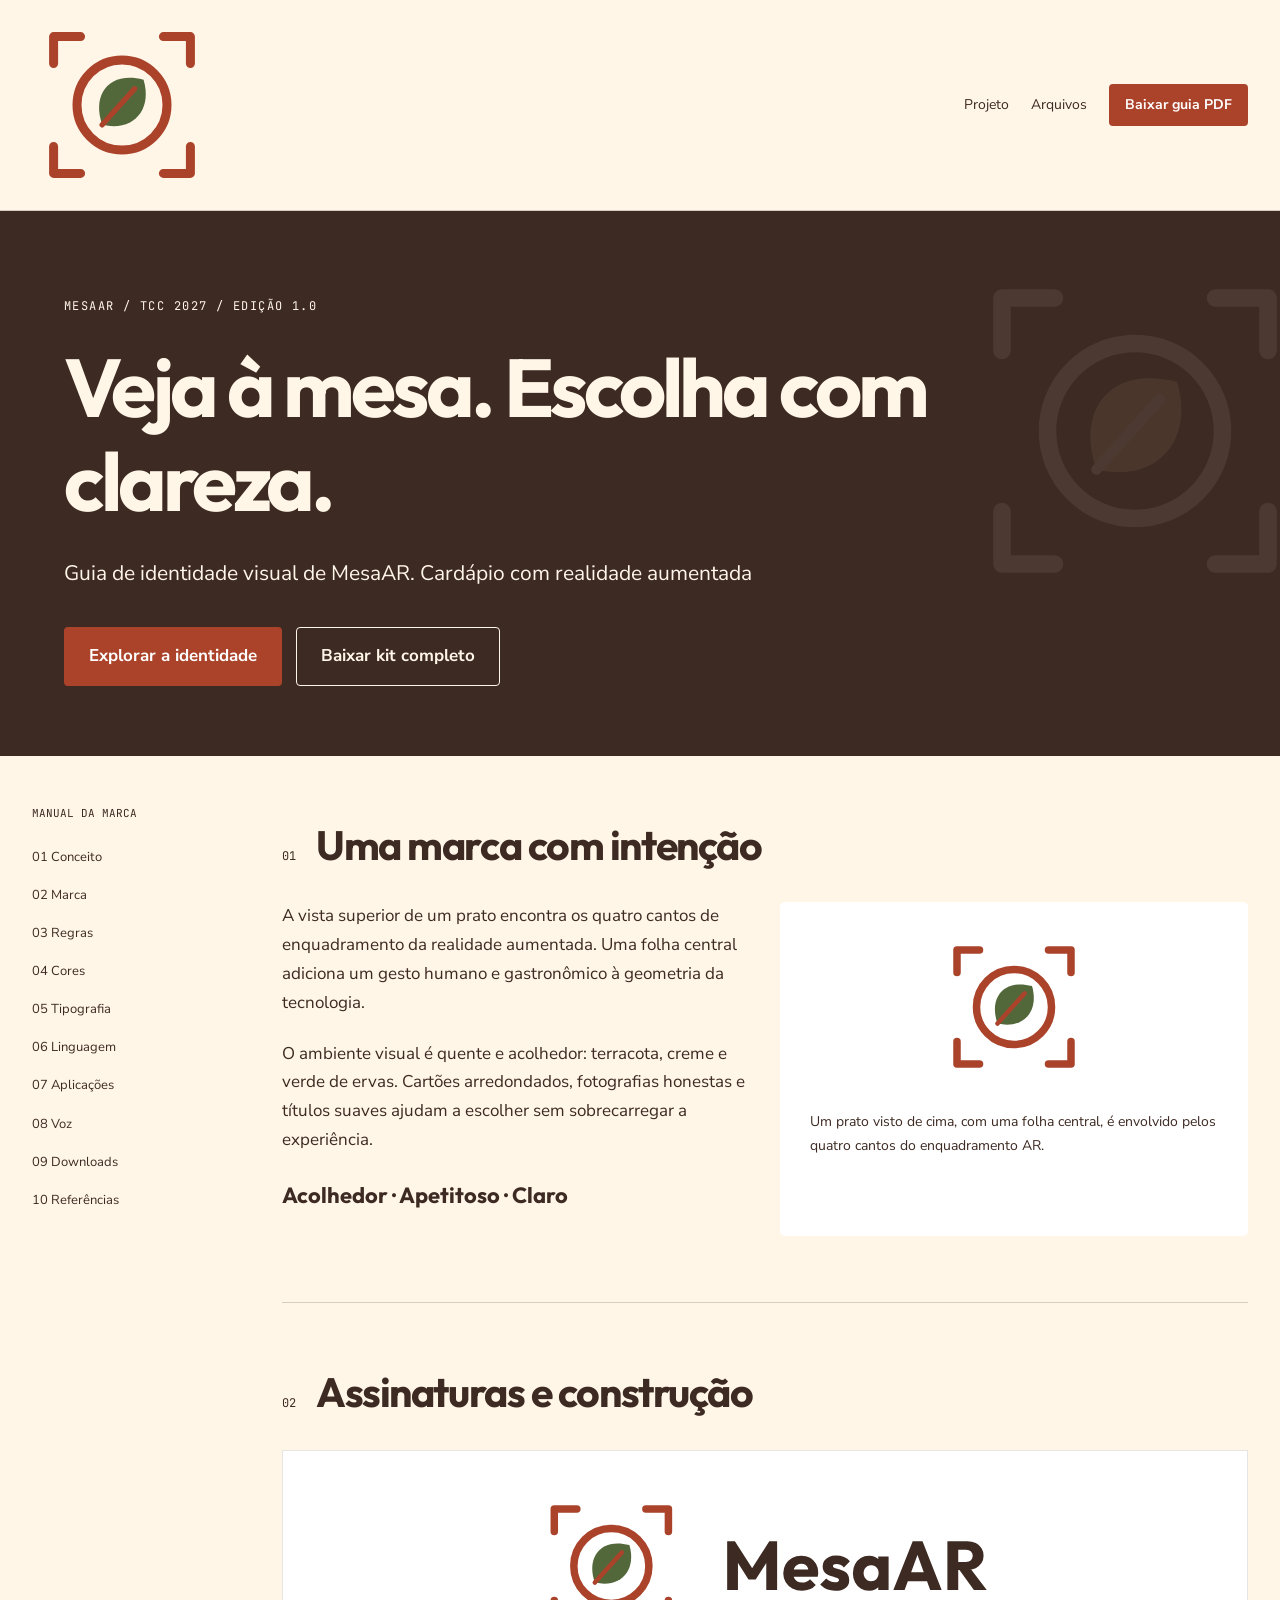
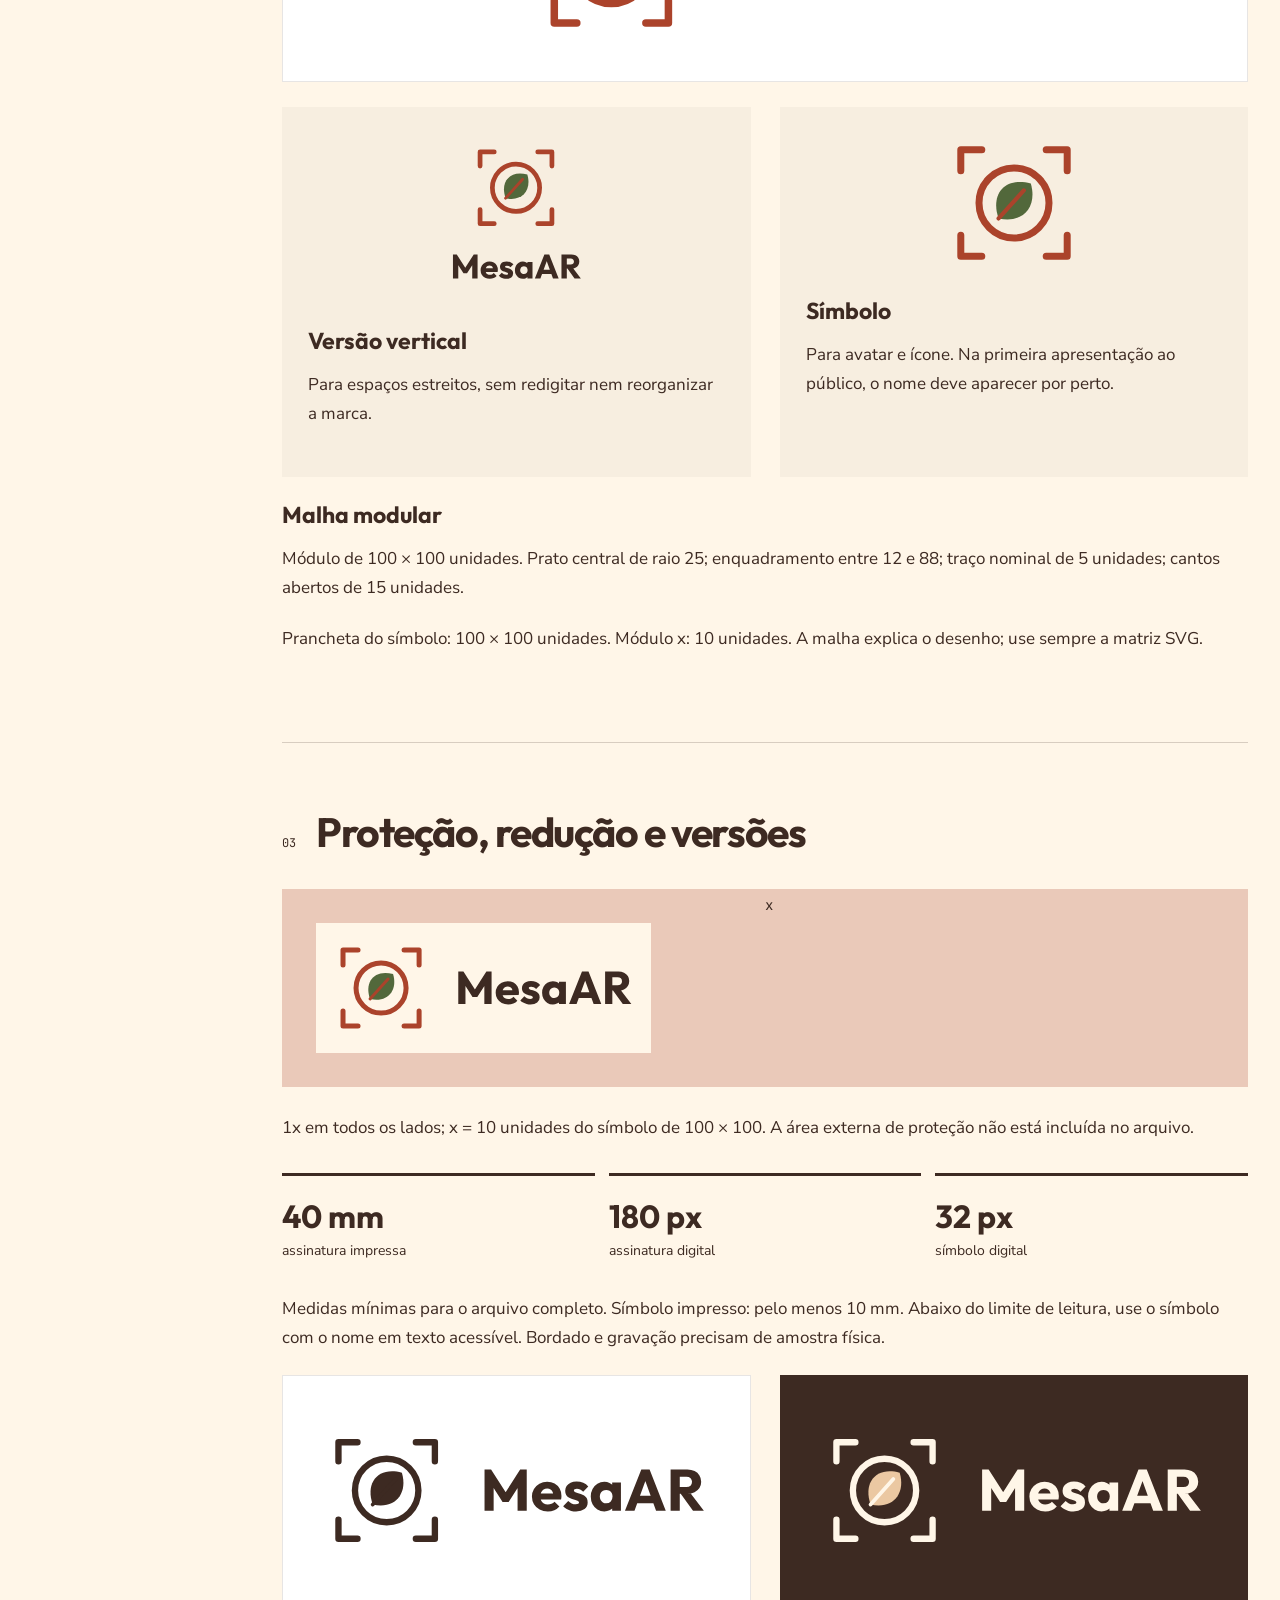
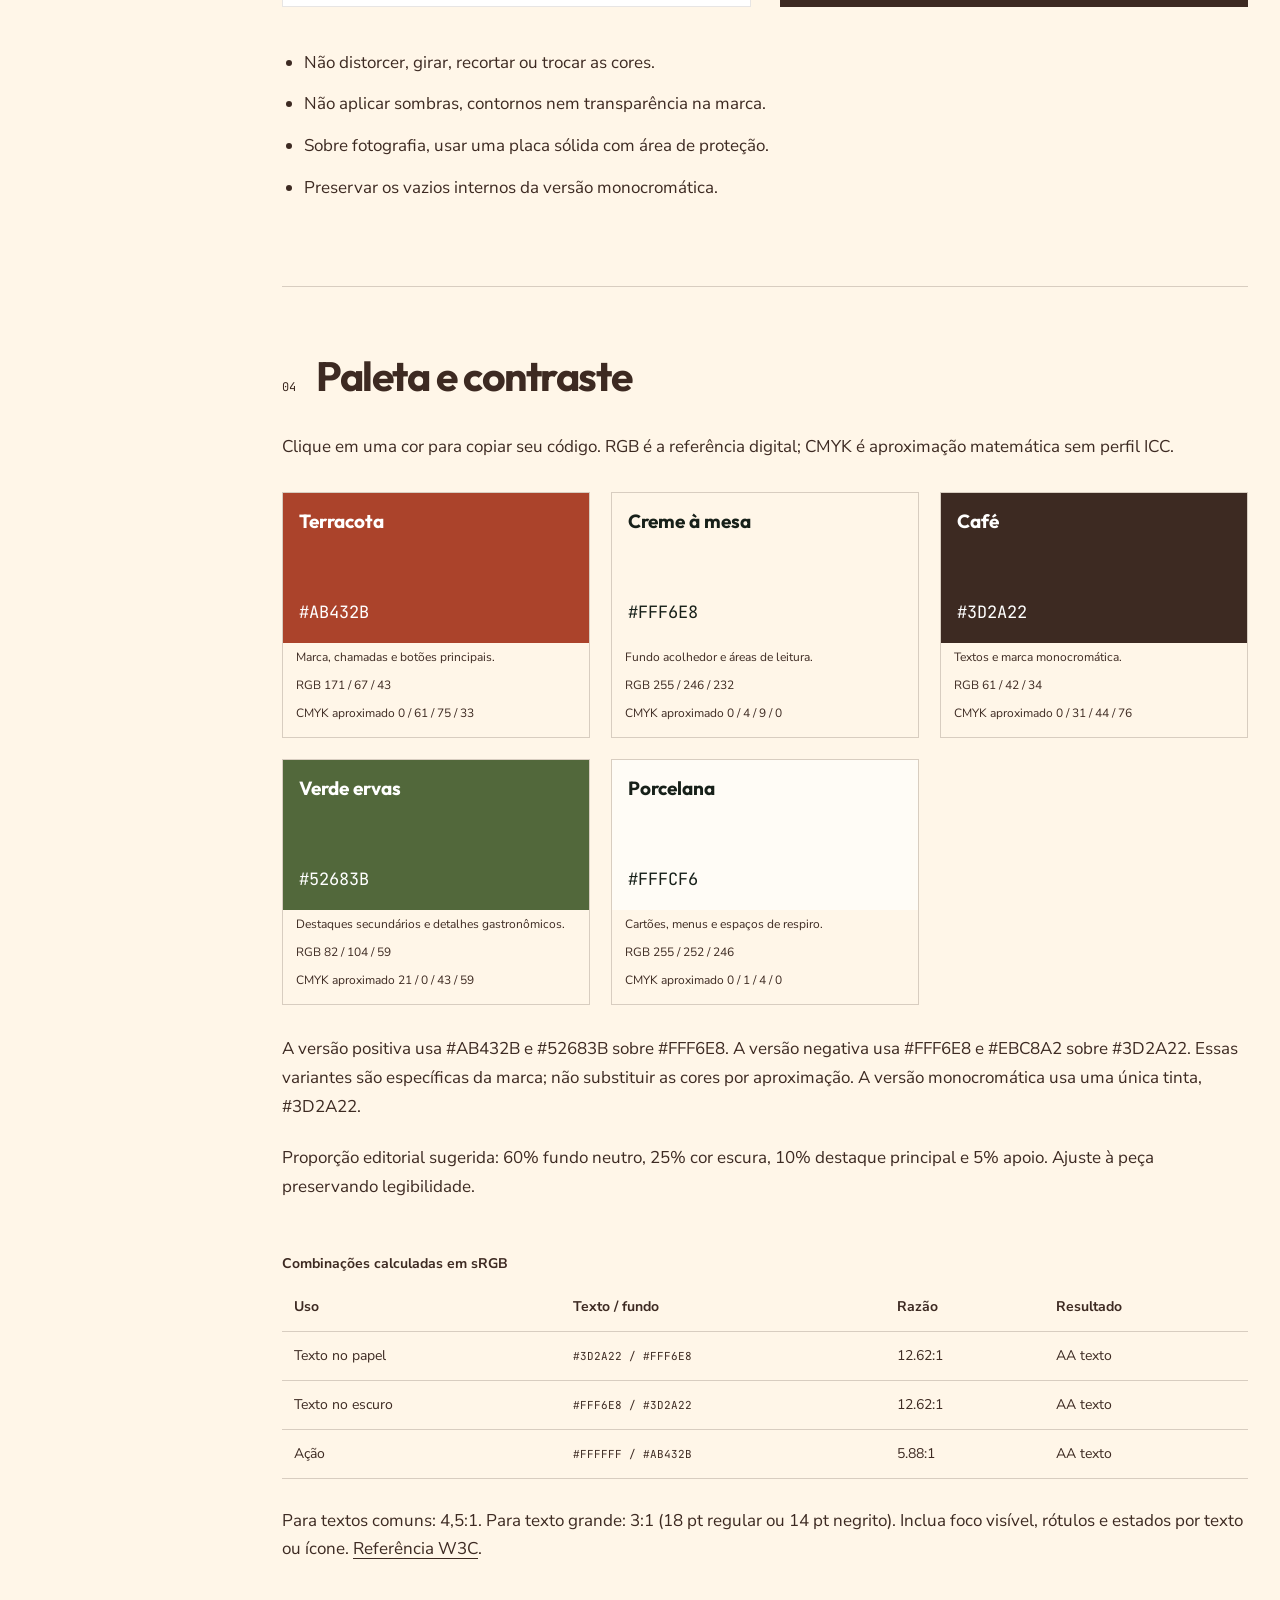
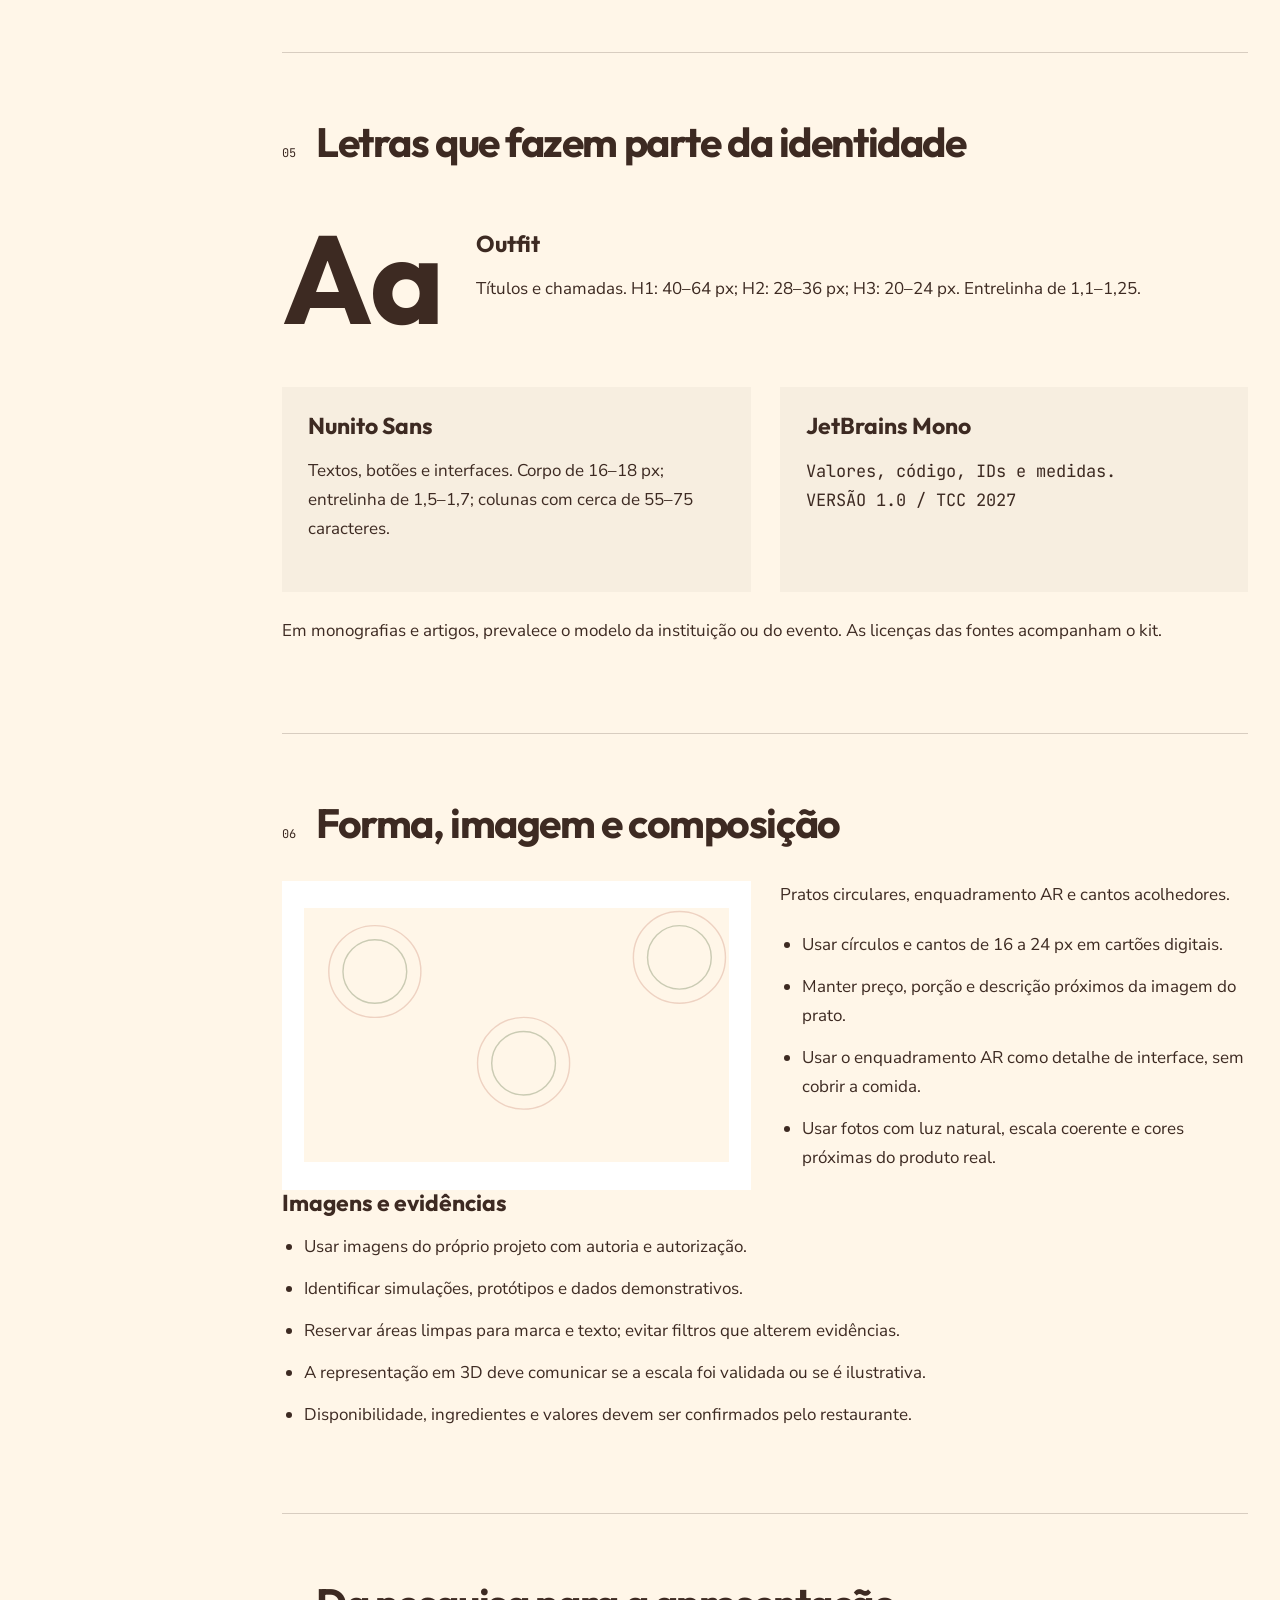
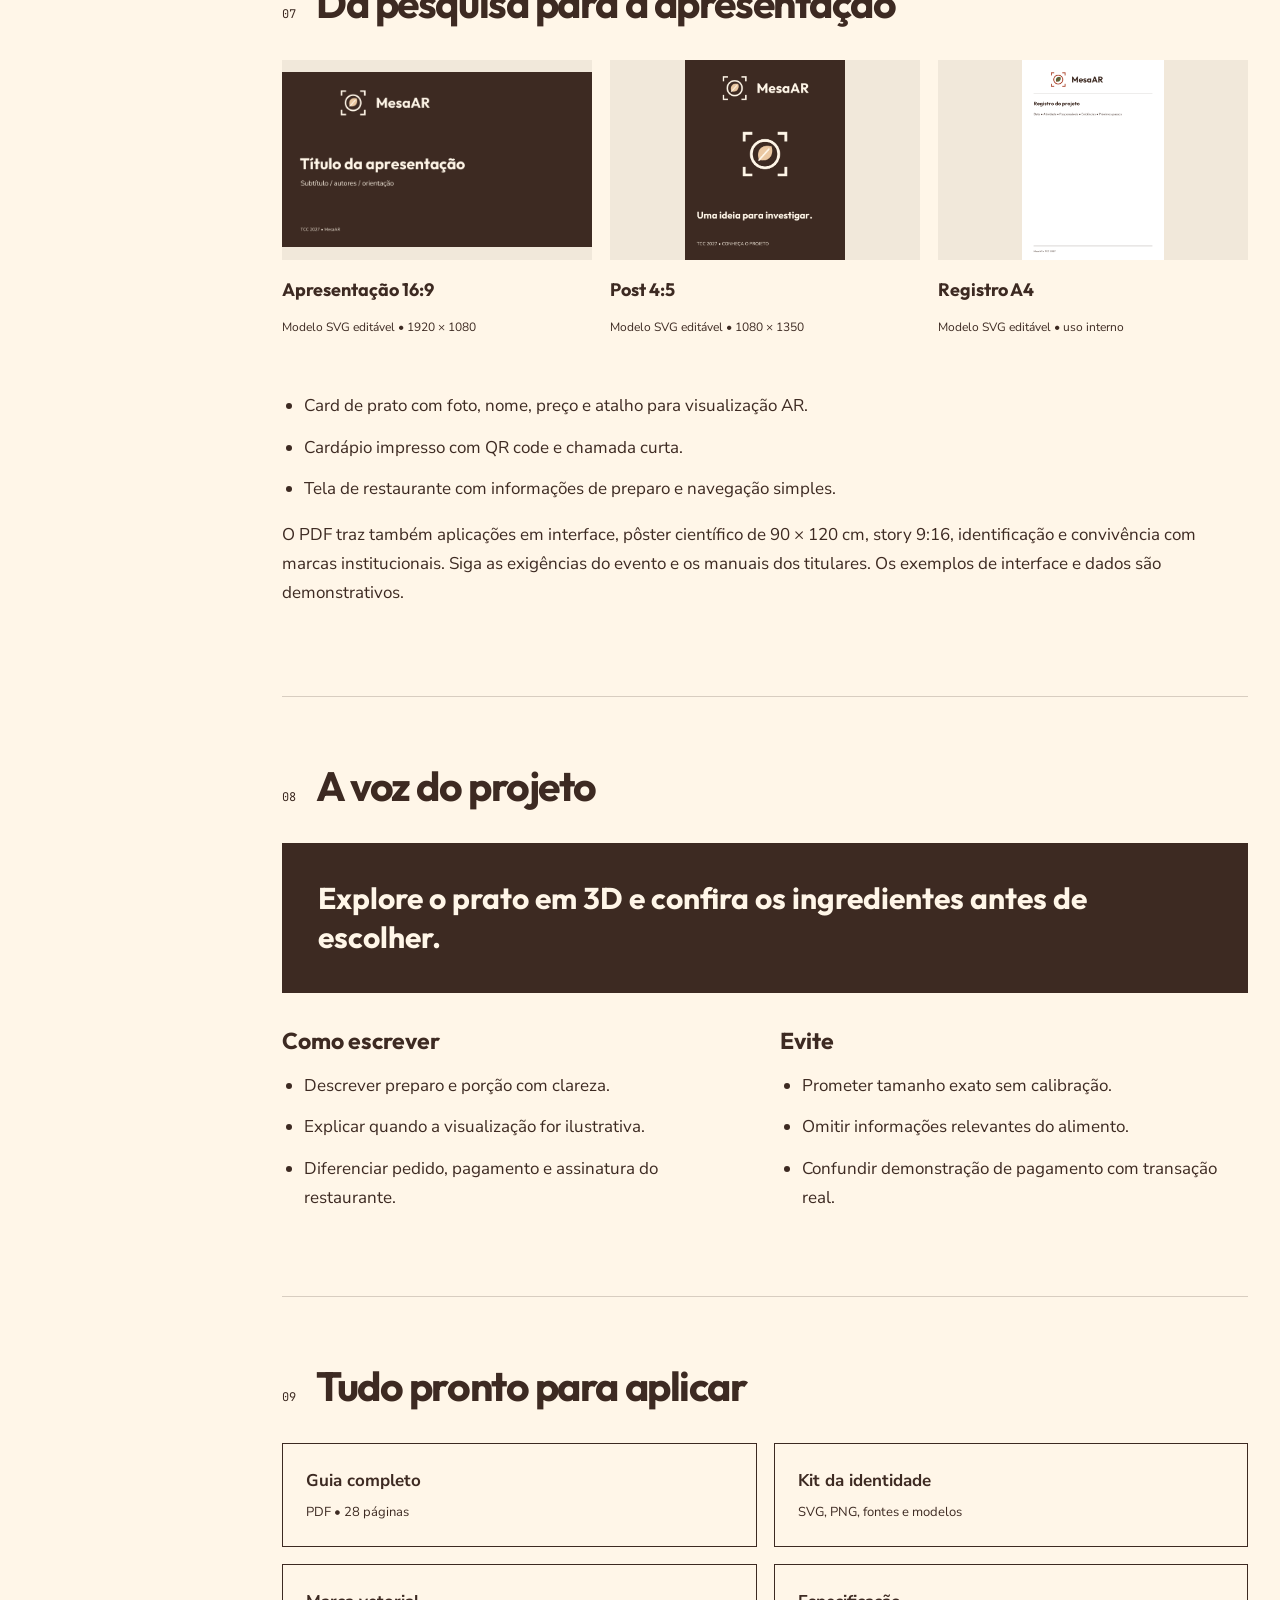
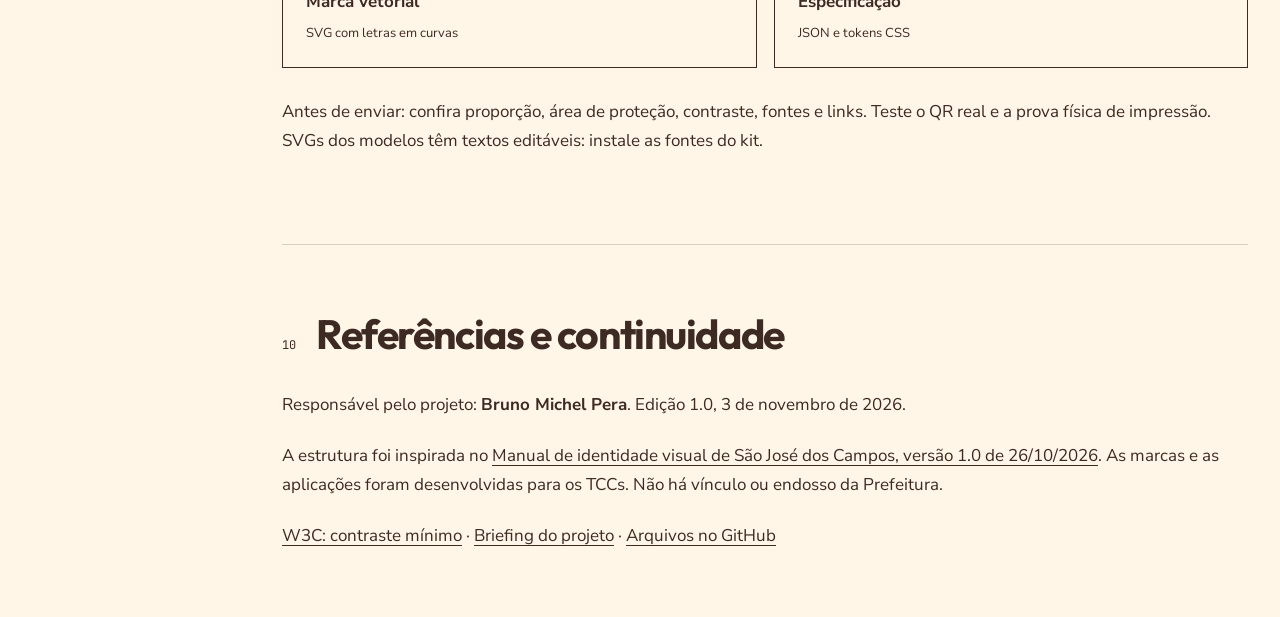
<file: identidade-visual/index.html>
<!doctype html><html lang="pt-BR"><head><meta charset="utf-8"><meta name="viewport" content="width=device-width,initial-scale=1"><meta name="description" content="Manual de identidade visual de MesaAR: marca, cores, tipografia, regras e aplicações. TCC 2027."><meta name="theme-color" content="#3D2A22"><title>MesaAR • Identidade visual 2027</title><link rel="icon" type="image/svg+xml" href="assets/simbolo.svg"><style>@font-face{font-family:iv-display;font-style:normal;font-weight:400;font-display:swap;src:url("fontes/outfit-regular.ttf") format("truetype")}@font-face{font-family:iv-display;font-style:normal;font-weight:700;font-display:swap;src:url("fontes/outfit-bold.ttf") format("truetype")}@font-face{font-family:iv-body;font-style:normal;font-weight:400;font-display:swap;src:url("fontes/nunito-sans-regular.ttf") format("truetype")}@font-face{font-family:iv-body;font-style:normal;font-weight:700;font-display:swap;src:url("fontes/nunito-sans-bold.ttf") format("truetype")}@font-face{font-family:iv-mono;font-style:normal;font-weight:400;font-display:swap;src:url("fontes/jetbrains-mono-regular.ttf") format("truetype")}:root{--paper:#FFF6E8;--dark:#3D2A22;--accent:#AB432B;--second:#52683B;--action:#FFFFFF;}
*{box-sizing:border-box}html{scroll-behavior:smooth;scroll-padding-top:90px}body{margin:0;color:var(--dark);background:var(--paper);font:17px/1.7 iv-body,Arial,sans-serif}a{color:inherit;text-underline-offset:4px}img{max-width:100%;display:block}button{font:inherit}a:focus-visible,button:focus-visible{outline:3px solid currentColor;outline-offset:5px}::selection{background:var(--accent);color:var(--action)}h1,h2,h3{font-family:iv-display,Arial,sans-serif;line-height:1.15}h1{font-size:clamp(42px,6.4vw,86px);letter-spacing:-.05em;margin:20px 0 28px;max-width:900px}h2{font-size:clamp(28px,3.2vw,42px);margin:0;letter-spacing:-.035em}h3{font-size:23px;margin:0 0 17px}p{margin:0 0 22px}ul{padding-left:22px}li{margin:0 0 13px}.mono,code{font-family:iv-mono,monospace}.skip{position:absolute;left:16px;top:-70px;padding:9px 17px;background:var(--paper);z-index:100}.skip:focus{top:12px}header{position:sticky;top:0;z-index:20;background:var(--paper);border-bottom:1px solid color-mix(in srgb,var(--dark) 20%,transparent)}.topbar{max-width:1280px;margin:auto;display:flex;align-items:center;justify-content:space-between;gap:22px;padding:15px 32px}.topbar img{width:180px;height:auto}.topbar nav{display:flex;gap:22px;align-items:center;font-size:14px}.topbar a{text-decoration:none}.topbar .button{padding:8px 15px}.button{display:inline-flex;align-items:center;justify-content:center;text-decoration:none;font-weight:700;background:var(--accent);color:var(--action);padding:14px 24px;border-radius:4px;border:1px solid transparent}.button.secondary{background:transparent;color:inherit;border-color:currentColor}.hero{background:var(--dark);color:var(--paper);padding:80px max(32px,calc((100vw - 1152px)/2)) 70px;position:relative;overflow:hidden}.hero .kicker{font:12px iv-mono,monospace;letter-spacing:.12em}.hero p{font-size:21px;max-width:770px}.hero .actions{display:flex;flex-wrap:wrap;gap:14px;margin-top:35px}.hero-mark{position:absolute;right:-30px;top:45px;width:350px;opacity:.08;pointer-events:none}.layout{max-width:1280px;margin:0 auto;display:grid;grid-template-columns:205px minmax(0,1fr);gap:45px;padding:0 32px}.toc{position:sticky;top:100px;height:calc(100vh - 125px);overflow:auto;padding:50px 0}.toc a{display:block;text-decoration:none;padding:8px 0;font-size:13px}.toc b{font:11px iv-mono,monospace;display:block;margin-bottom:18px}.section{padding:66px 0;border-bottom:1px solid color-mix(in srgb,var(--dark) 20%,transparent);scroll-margin-top:25px}.section-head{display:flex;gap:20px;align-items:baseline;margin-bottom:33px}.section-head>span{font:12px iv-mono,monospace}.two{display:grid;grid-template-columns:1fr 1fr;gap:29px}.traits{font-family:iv-display;font-size:22px;font-weight:700}.symbol-board{padding:30px;background:#fff;border-radius:5px}.symbol-board img{width:150px;margin:0 auto 28px}.symbol-board p{font-size:14px}.logo-stage{background:#fff;padding:40px;margin-bottom:25px;min-height:170px;display:flex;align-items:center;justify-content:center;border:1px solid color-mix(in srgb,var(--dark) 12%,transparent)}.logo-stage img{width:100%;height:150px;object-fit:contain}.logo-stage.inverse{background:var(--dark)}.card{padding:26px;background:color-mix(in srgb,var(--dark) 4%,var(--paper));margin-bottom:25px}.card img{height:170px;object-fit:contain;width:100%;margin-bottom:25px}.card img.symbol{height:140px}.protection{padding:34px;background:color-mix(in srgb,var(--accent) 25%,var(--paper));margin-bottom:27px;position:relative}.protection img{background:var(--paper);padding:15px}.protection>span{position:absolute;top:7px;left:50%;font:14px iv-mono}.metrics{display:grid;grid-template-columns:repeat(3,1fr);gap:14px;margin:30px 0}.metrics article{border-top:3px solid var(--dark);padding-top:20px}.metrics strong{font:700 32px iv-display;display:block}.metrics span{font-size:14px}.palette{display:grid;grid-template-columns:repeat(3,1fr);gap:21px;margin:30px 0}.swatch{text-align:left;border:1px solid color-mix(in srgb,var(--dark) 20%,transparent);background:transparent;padding:0;color:var(--dark);cursor:pointer}.swatch>span{display:flex;min-height:150px;flex-direction:column;justify-content:space-between;padding:16px}.swatch b{font:700 19px iv-display}.swatch small{display:block;padding:5px 13px;font-size:12px;line-height:1.5}.swatch small:last-child{padding-bottom:15px}.contrast-table{overflow:auto}table{width:100%;border-collapse:collapse;font-size:14px;text-align:left;margin:28px 0}th,td{padding:12px;border-bottom:1px solid color-mix(in srgb,var(--dark) 20%,transparent)}caption{text-align:left;font-weight:700;margin-bottom:8px}td code{white-space:nowrap;font-size:11px}.type-sample{display:flex;gap:32px;align-items:center;margin-bottom:30px}.type-sample>span{font:700 125px iv-display}.pattern{background:#fff;display:grid;place-items:center;min-height:270px;padding:22px}.pattern img{width:100%;height:260px;object-fit:contain}.application-grid{display:grid;grid-template-columns:1fr 1fr 1fr;gap:18px;margin-bottom:32px}.application{text-decoration:none;display:block}.application img{height:200px;width:100%;object-fit:contain;background:color-mix(in srgb,var(--dark) 7%,var(--paper));margin-bottom:20px}.application h3{font-size:18px}.application p{font-size:12px}blockquote{font:700 30px/1.3 iv-display;margin:0 0 35px;background:var(--dark);color:var(--paper);padding:36px}.download-grid{display:grid;grid-template-columns:1fr 1fr;gap:17px;margin-bottom:30px}.download{border:1px solid var(--dark);padding:23px;text-decoration:none}.download:hover{background:var(--dark);color:var(--paper)}.download strong,.download span{display:block}.download span{font-size:13px;margin-top:5px}footer{max-width:1280px;margin:auto;padding:38px 32px;font-size:13px}.toast{position:fixed;bottom:25px;left:50%;transform:translateX(-50%);padding:13px 23px;border-radius:4px;background:var(--dark);color:var(--paper);box-shadow:0 5px 25px #0003;z-index:50}.toast:empty{display:none}@media(max-width:1000px){.layout{grid-template-columns:150px minmax(0,1fr);gap:26px}.palette{grid-template-columns:1fr 1fr}.topbar nav{gap:12px}.topbar nav>a:first-child{display:none}.two{gap:20px}.hero{padding-top:60px}}@media(max-width:760px){body{font-size:16px}.topbar{padding:12px 18px}.topbar img{width:40px;height:40px;object-fit:contain}.topbar nav{font-size:12px}.topbar nav>a:nth-child(2){display:none}.hero{padding:48px 22px}.hero p{font-size:18px}.layout{display:block;padding:0 22px}.toc{position:static;height:auto;display:flex;gap:18px;overflow:auto;padding:20px 0;border-bottom:1px solid}.toc b{display:none}.toc a{white-space:nowrap;font-size:12px}.section{padding:43px 0}.two{grid-template-columns:1fr}.palette{gap:12px}.metrics strong{font-size:25px}.metrics span{font-size:12px}.logo-stage{padding:25px;min-height:125px}.application-grid{grid-template-columns:1fr}.application img{height:240px}.download-grid{grid-template-columns:1fr}.type-sample{display:block}.type-sample>span{font-size:90px}.section-head{gap:12px}blockquote{font-size:25px;padding:27px}.hero-mark{width:250px}.protection{padding:26px}}@media(prefers-reduced-motion:reduce){html{scroll-behavior:auto}}@media print{header,.toc,.actions,.download-grid,footer{display:none}.layout{display:block;padding:0}.hero{padding:25px}.section{break-inside:avoid;padding:25px 0}body{font-size:11pt}.section h2{font-size:22pt}.palette{grid-template-columns:repeat(3,1fr)}}
</style></head><body><a class="skip" href="#conceito">Pular para o conteúdo</a><header><div class="topbar"><a href="../index.html" aria-label="Voltar ao projeto"><picture><source media="(max-width:760px)" srcset="assets/simbolo.svg"><img src="assets/marca-horizontal.svg" alt="MesaAR"></picture></a><nav aria-label="Ações principais"><a href="../index.html">Projeto</a><a href="#arquivos">Arquivos</a><a class="button" href="guia-identidade-visual.pdf">Baixar guia PDF</a></nav></div></header><main><div class="hero"><img class="hero-mark" src="assets/simbolo-negativo.svg" alt=""><span class="kicker">MESAAR / TCC 2027 / EDIÇÃO 1.0</span><h1>Veja à mesa. Escolha com clareza.</h1><p>Guia de identidade visual de MesaAR. Cardápio com realidade aumentada</p><div class="actions"><a class="button" href="#conceito">Explorar a identidade</a><a class="button secondary" href="kit-identidade-visual.zip" download>Baixar kit completo</a></div></div><div class="layout"><aside class="toc" aria-label="Índice do manual"><b>MANUAL DA MARCA</b><a href="#conceito">01 Conceito</a><a href="#marca">02 Marca</a><a href="#regras">03 Regras</a><a href="#cores">04 Cores</a><a href="#tipografia">05 Tipografia</a><a href="#linguagem">06 Linguagem</a><a href="#aplicacoes">07 Aplicações</a><a href="#voz">08 Voz</a><a href="#arquivos">09 Downloads</a><a href="#referencias">10 Referências</a></aside><div><section id="conceito" class="section "><div class="section-head"><span>01</span><h2>Uma marca com intenção</h2></div><div class="two"><div><p>A vista superior de um prato encontra os quatro cantos de enquadramento da realidade aumentada. Uma folha central adiciona um gesto humano e gastronômico à geometria da tecnologia.</p><p>O ambiente visual é quente e acolhedor: terracota, creme e verde de ervas. Cartões arredondados, fotografias honestas e títulos suaves ajudam a escolher sem sobrecarregar a experiência.</p><p class="traits">Acolhedor · Apetitoso · Claro</p></div><div class="symbol-board"><img src="assets/simbolo.svg" alt="Símbolo de MesaAR"><p>Um prato visto de cima, com uma folha central, é envolvido pelos quatro cantos do enquadramento AR.</p></div></div></section><section id="marca" class="section "><div class="section-head"><span>02</span><h2>Assinaturas e construção</h2></div><div class="logo-stage"><img src="assets/marca-horizontal.svg" alt="Marca principal MesaAR"></div><div class="two"><div class="card"><img class="vertical" src="assets/marca-vertical.svg" alt="Assinatura vertical"><h3>Versão vertical</h3><p>Para espaços estreitos, sem redigitar nem reorganizar a marca.</p></div><div class="card"><img class="symbol" src="assets/simbolo.svg" alt="Símbolo isolado"><h3>Símbolo</h3><p>Para avatar e ícone. Na primeira apresentação ao público, o nome deve aparecer por perto.</p></div></div><h3>Malha modular</h3><p>Módulo de 100 × 100 unidades. Prato central de raio 25; enquadramento entre 12 e 88; traço nominal de 5 unidades; cantos abertos de 15 unidades.</p><p>Prancheta do símbolo: 100 × 100 unidades. Módulo x: 10 unidades. A malha explica o desenho; use sempre a matriz SVG.</p></section><section id="regras" class="section "><div class="section-head"><span>03</span><h2>Proteção, redução e versões</h2></div><div class="protection"><span>x</span><img src="assets/marca-horizontal.svg" alt="Área livre em volta da marca"></div><p>1x em todos os lados; x = 10 unidades do símbolo de 100 × 100. A área externa de proteção não está incluída no arquivo.</p><div class="metrics"><article><strong>40 mm</strong><span>assinatura impressa</span></article><article><strong>180 px</strong><span>assinatura digital</span></article><article><strong>32 px</strong><span>símbolo digital</span></article></div><p>Medidas mínimas para o arquivo completo. Símbolo impresso: pelo menos 10 mm. Abaixo do limite de leitura, use o símbolo com o nome em texto acessível. Bordado e gravação precisam de amostra física.</p><div class="two"><div class="logo-stage"><img src="assets/marca-monocromatica.svg" alt="Marca monocromática"></div><div class="logo-stage inverse"><img src="assets/marca-negativa.svg" alt="Marca negativa"></div></div><ul><li>Não distorcer, girar, recortar ou trocar as cores.</li><li>Não aplicar sombras, contornos nem transparência na marca.</li><li>Sobre fotografia, usar uma placa sólida com área de proteção.</li><li>Preservar os vazios internos da versão monocromática.</li></ul></section><section id="cores" class="section "><div class="section-head"><span>04</span><h2>Paleta e contraste</h2></div><p>Clique em uma cor para copiar seu código. RGB é a referência digital; CMYK é aproximação matemática sem perfil ICC.</p><div class="palette"><button class="swatch" data-copy="#AB432B" aria-label="Copiar cor Terracota #AB432B"><span style="background:#AB432B;color:#FFFFFF"><b>Terracota</b><code>#AB432B</code></span><small>Marca, chamadas e botões principais.</small><small>RGB 171 / 67 / 43</small><small>CMYK aproximado 0 / 61 / 75 / 33</small></button><button class="swatch" data-copy="#FFF6E8" aria-label="Copiar cor Creme à mesa #FFF6E8"><span style="background:#FFF6E8;color:#172019"><b>Creme à mesa</b><code>#FFF6E8</code></span><small>Fundo acolhedor e áreas de leitura.</small><small>RGB 255 / 246 / 232</small><small>CMYK aproximado 0 / 4 / 9 / 0</small></button><button class="swatch" data-copy="#3D2A22" aria-label="Copiar cor Café #3D2A22"><span style="background:#3D2A22;color:#FFFFFF"><b>Café</b><code>#3D2A22</code></span><small>Textos e marca monocromática.</small><small>RGB 61 / 42 / 34</small><small>CMYK aproximado 0 / 31 / 44 / 76</small></button><button class="swatch" data-copy="#52683B" aria-label="Copiar cor Verde ervas #52683B"><span style="background:#52683B;color:#FFFFFF"><b>Verde ervas</b><code>#52683B</code></span><small>Destaques secundários e detalhes gastronômicos.</small><small>RGB 82 / 104 / 59</small><small>CMYK aproximado 21 / 0 / 43 / 59</small></button><button class="swatch" data-copy="#FFFCF6" aria-label="Copiar cor Porcelana #FFFCF6"><span style="background:#FFFCF6;color:#172019"><b>Porcelana</b><code>#FFFCF6</code></span><small>Cartões, menus e espaços de respiro.</small><small>RGB 255 / 252 / 246</small><small>CMYK aproximado 0 / 1 / 4 / 0</small></button></div><p>A versão positiva usa #AB432B e #52683B sobre #FFF6E8. A versão negativa usa #FFF6E8 e #EBC8A2 sobre #3D2A22. Essas variantes são específicas da marca; não substituir as cores por aproximação. A versão monocromática usa uma única tinta, #3D2A22.</p><p>Proporção editorial sugerida: 60% fundo neutro, 25% cor escura, 10% destaque principal e 5% apoio. Ajuste à peça preservando legibilidade.</p><div class="contrast-table"><table><caption>Combinações calculadas em sRGB</caption><thead><tr><th>Uso</th><th>Texto / fundo</th><th>Razão</th><th>Resultado</th></tr></thead><tbody><tr><td>Texto no papel</td><td><code>#3D2A22 / #FFF6E8</code></td><td>12.62:1</td><td>AA texto</td></tr><tr><td>Texto no escuro</td><td><code>#FFF6E8 / #3D2A22</code></td><td>12.62:1</td><td>AA texto</td></tr><tr><td>Ação</td><td><code>#FFFFFF / #AB432B</code></td><td>5.88:1</td><td>AA texto</td></tr></tbody></table></div><p>Para textos comuns: 4,5:1. Para texto grande: 3:1 (18 pt regular ou 14 pt negrito). Inclua foco visível, rótulos e estados por texto ou ícone. <a href="https://www.w3.org/WAI/WCAG22/Understanding/contrast-minimum.html">Referência W3C</a>.</p></section><section id="tipografia" class="section "><div class="section-head"><span>05</span><h2>Letras que fazem parte da identidade</h2></div><div class="type-sample"><span>Aa</span><div><h3>Outfit</h3><p>Títulos e chamadas. H1: 40–64 px; H2: 28–36 px; H3: 20–24 px. Entrelinha de 1,1–1,25.</p></div></div><div class="two"><div class="card"><h3>Nunito Sans</h3><p>Textos, botões e interfaces. Corpo de 16–18 px; entrelinha de 1,5–1,7; colunas com cerca de 55–75 caracteres.</p></div><div class="card mono"><h3>JetBrains Mono</h3><p>Valores, código, IDs e medidas.<br>VERSÃO 1.0 / TCC 2027</p></div></div><p>Em monografias e artigos, prevalece o modelo da instituição ou do evento. As licenças das fontes acompanham o kit.</p></section><section id="linguagem" class="section "><div class="section-head"><span>06</span><h2>Forma, imagem e composição</h2></div><div class="two"><div class="pattern"><img src="assets/padrao.svg" alt="Padrão gráfico da identidade"></div><div><p>Pratos circulares, enquadramento AR e cantos acolhedores.</p><ul><li>Usar círculos e cantos de 16 a 24 px em cartões digitais.</li><li>Manter preço, porção e descrição próximos da imagem do prato.</li><li>Usar o enquadramento AR como detalhe de interface, sem cobrir a comida.</li><li>Usar fotos com luz natural, escala coerente e cores próximas do produto real.</li></ul></div></div><h3>Imagens e evidências</h3><ul><li>Usar imagens do próprio projeto com autoria e autorização.</li><li>Identificar simulações, protótipos e dados demonstrativos.</li><li>Reservar áreas limpas para marca e texto; evitar filtros que alterem evidências.</li><li>A representação em 3D deve comunicar se a escala foi validada ou se é ilustrativa.</li><li>Disponibilidade, ingredientes e valores devem ser confirmados pelo restaurante.</li></ul></section><section id="aplicacoes" class="section "><div class="section-head"><span>07</span><h2>Da pesquisa para a apresentação</h2></div><div class="application-grid"><a class="application" href="modelos/slide-capa-1920x1080.svg"><img src="modelos/slide-capa-1920x1080.png" alt="Modelo de slide"><h3>Apresentação 16:9</h3><p>Modelo SVG editável • 1920 × 1080</p></a><a class="application" href="modelos/post-1080x1350.svg"><img class="portrait" src="modelos/post-1080x1350.png" alt="Modelo de publicação"><h3>Post 4:5</h3><p>Modelo SVG editável • 1080 × 1350</p></a><a class="application" href="modelos/documento-a4.svg"><img class="portrait" src="modelos/documento-a4.png" alt="Modelo de documento"><h3>Registro A4</h3><p>Modelo SVG editável • uso interno</p></a></div><ul><li>Card de prato com foto, nome, preço e atalho para visualização AR.</li><li>Cardápio impresso com QR code e chamada curta.</li><li>Tela de restaurante com informações de preparo e navegação simples.</li></ul><p>O PDF traz também aplicações em interface, pôster científico de 90 × 120 cm, story 9:16, identificação e convivência com marcas institucionais. Siga as exigências do evento e os manuais dos titulares. Os exemplos de interface e dados são demonstrativos.</p></section><section id="voz" class="section "><div class="section-head"><span>08</span><h2>A voz do projeto</h2></div><blockquote>Explore o prato em 3D e confira os ingredientes antes de escolher.</blockquote><div class="two"><div><h3>Como escrever</h3><ul><li>Descrever preparo e porção com clareza.</li><li>Explicar quando a visualização for ilustrativa.</li><li>Diferenciar pedido, pagamento e assinatura do restaurante.</li></ul></div><div><h3>Evite</h3><ul><li>Prometer tamanho exato sem calibração.</li><li>Omitir informações relevantes do alimento.</li><li>Confundir demonstração de pagamento com transação real.</li></ul></div></div></section><section id="arquivos" class="section "><div class="section-head"><span>09</span><h2>Tudo pronto para aplicar</h2></div><div class="download-grid"><a class="download" href="guia-identidade-visual.pdf" download><strong>Guia completo</strong><span>PDF • 28 páginas</span></a><a class="download" href="kit-identidade-visual.zip" download><strong>Kit da identidade</strong><span>SVG, PNG, fontes e modelos</span></a><a class="download" href="assets/marca-horizontal.svg" download><strong>Marca vetorial</strong><span>SVG com letras em curvas</span></a><a class="download" href="brand.json" download><strong>Especificação</strong><span>JSON e tokens CSS</span></a></div><p>Antes de enviar: confira proporção, área de proteção, contraste, fontes e links. Teste o QR real e a prova física de impressão. SVGs dos modelos têm textos editáveis: instale as fontes do kit.</p></section><section id="referencias" class="section "><div class="section-head"><span>10</span><h2>Referências e continuidade</h2></div><p>Responsável pelo projeto: <strong>Bruno Michel Pera</strong>. Edição 1.0, 3 de novembro de 2026.</p><p>A estrutura foi inspirada no <a href="https://www.sjc.sp.gov.br/media/aqpbdbrj/14448_e_s7_identidade-visual-psjc.pdf">Manual de identidade visual de São José dos Campos, versão 1.0 de 26/10/2026</a>. As marcas e as aplicações foram desenvolvidas para os TCCs. Não há vínculo ou endosso da Prefeitura.</p><p><a href="https://www.w3.org/WAI/WCAG22/Understanding/contrast-minimum.html">W3C: contraste mínimo</a> · <a href="../README_BRIEFING.md">Briefing do projeto</a> · <a href="https://github.com/perabru/mesaar-cardapio-ar/tree/main/identidade-visual">Arquivos no GitHub</a></p></section></div></div></main><footer>MesaAR · Bruno Michel Pera · TCCs 2027 · <a href="../index.html">Voltar ao projeto</a></footer><div id="status" class="toast" role="status" aria-live="polite"></div><script>document.querySelectorAll('[data-copy]').forEach(button=>button.addEventListener('click',async()=>{const value=button.dataset.copy;const status=document.getElementById('status');try{if(navigator.clipboard&&window.isSecureContext){await navigator.clipboard.writeText(value);status.textContent='Cor copiada: '+value;}else{status.textContent='Código da cor: '+value;}}catch(e){status.textContent='Código da cor: '+value;}clearTimeout(window.copyTimer);window.copyTimer=setTimeout(()=>status.textContent='',3500);}));</script></body></html>
</file>
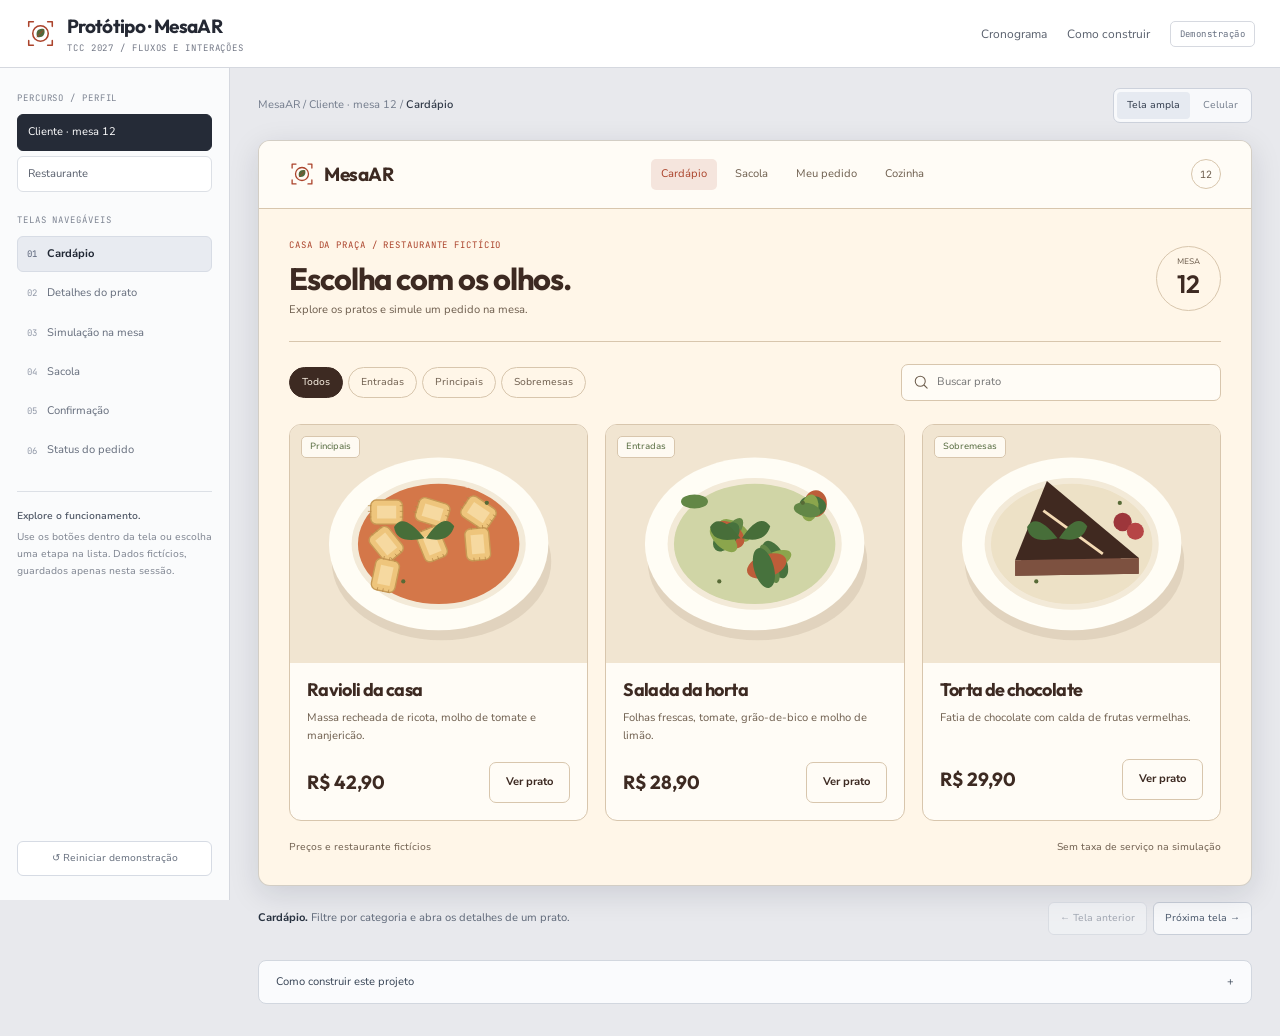
<file: laboratorio-3d/index.html>
<!doctype html><html lang="pt-BR"><head><meta charset="utf-8"><meta name="viewport" content="width=device-width,initial-scale=1"><meta http-equiv="refresh" content="0;url=../prototipo/"><title>Protótipo · MesaAR</title></head><body><h1>Protótipo · MesaAR</h1><p>A demonstração deste software agora usa telas navegáveis.</p><p><a href="../prototipo/">Abrir o protótipo interativo</a></p></body></html>
</file>
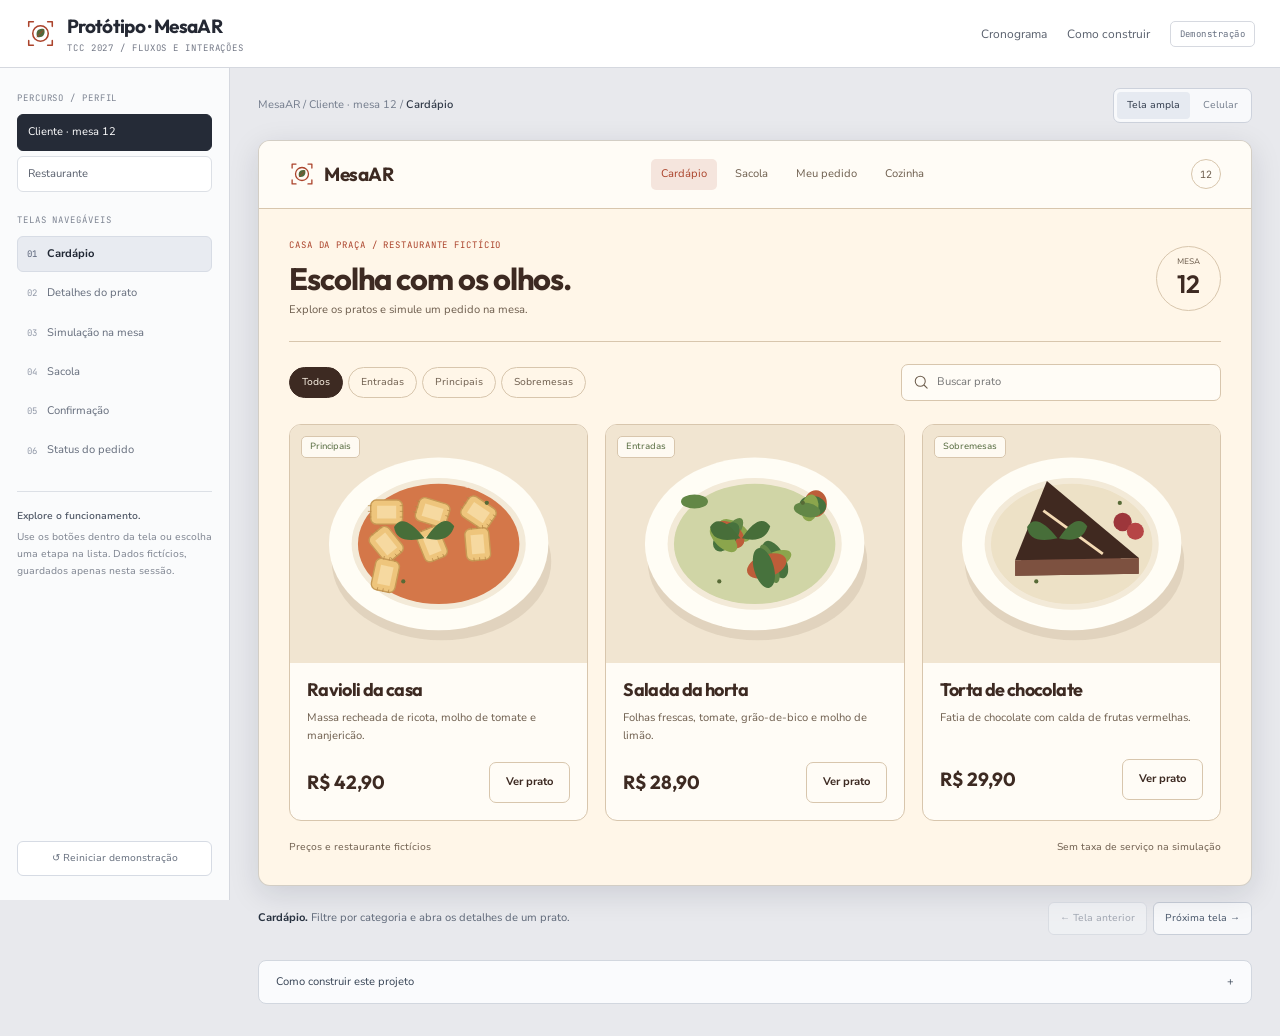
<file: prototipo/index.html>
<!doctype html><html lang="pt-BR"><head><meta charset="utf-8"><meta name="viewport" content="width=device-width,initial-scale=1"><meta name="description" content="Protótipo navegável de MesaAR: telas, fluxos e ações de demonstração do TCC 2027."><title>Protótipo · MesaAR</title><link rel="icon" href="../identidade-visual/assets/simbolo.svg" type="image/svg+xml"><style>@font-face{font-family:"Outfit";src:url("../identidade-visual/fontes/outfit.woff");font-style:normal;font-weight:100 900;font-display:swap}@font-face{font-family:"Nunito Sans";src:url("../identidade-visual/fontes/nunito-sans.woff");font-style:normal;font-weight:100 900;font-display:swap}@font-face{font-family:"JetBrains Mono";src:url("../identidade-visual/fontes/jetbrains-mono.woff");font-style:normal;font-weight:100 900;font-display:swap} :root{--bg:#FFF6E8;--panel:#FFFCF6;--ink:#3D2A22;--muted:#6E5E4E;--line:#D8C6AD;--accent:#AB432B;--second:#52683B;--paper:#FFF6E8;--dark:#3D2A22;--display:"Outfit";--body:"Nunito Sans";--mono:"JetBrains Mono";--accent-ink:#ffffff}</style><link rel="stylesheet" href="prototype.css"></head><body><header class="topbar"><div class="project-title"><img src="../identidade-visual/assets/simbolo.svg" alt=""><div><strong>Protótipo · MesaAR</strong><small>TCC 2027 / FLUXOS E INTERAÇÕES</small></div></div><nav class="top-links" aria-label="Páginas do projeto"><a href="../index.html">Cronograma</a><a href="../briefing.html">Como construir</a><span class="demo">Demonstração</span></nav></header><div class="workspace"><aside class="rail" aria-label="Fluxos e telas"><section><p class="rail-label">Percurso / perfil</p><div class="role-select" id="roles"></div></section><section><p class="rail-label">Telas navegáveis</p><nav id="screens" class="screen-list" aria-label="Telas do protótipo"></nav></section><div class="rail-note"><strong>Explore o funcionamento.</strong>Use os botões dentro da tela ou escolha uma etapa na lista. Dados fictícios, guardados apenas nesta sessão.</div><button type="button" class="reset" data-action="reset">↺ Reiniciar demonstração</button></aside><main class="canvas-wrap"><div class="canvas-toolbar"><div id="breadcrumb" class="flow-breadcrumb"></div><div class="display-mode" aria-label="Tamanho da prévia"><button type="button" data-view="desktop" class="active" aria-pressed="true">Tela ampla</button><button type="button" data-view="mobile" aria-pressed="false">Celular</button></div></div><div class="app-window" id="app-window"><header class="app-bar" id="app-bar"></header><div id="app-content" class="app-content"></div></div><div class="flow-footer"><p id="instruction"></p><div class="buttons"><button type="button" id="flow-prev" data-action="previous">← Tela anterior</button><button type="button" id="flow-next" data-action="next">Próxima tela →</button></div></div><details class="guide"><summary>Como construir este projeto</summary><ol><li><strong>Escolha uma unidade e um prato piloto</strong>Cadastre restaurante, unidade e mesa de teste. Defina quem pode editar cardápio, alterar disponibilidade e acompanhar pedidos.</li><li><strong>Prepare a bancada de captura</strong>Posicione prato, tripé e iluminação difusa. Preserve textura, cor e detalhes do alimento; evite sombras duras e reflexos que mudem a cada foto.</li><li><strong>Reconstrua e limpe o modelo</strong>Importe as fotos e confira alinhamento antes de gerar a malha. Trate fundo, suportes e pontos isolados sem alterar a aparência da porção.</li><li><strong>Exporte e verifique em dispositivos reais</strong>Exporte GLB para o visualizador web e prepare USDZ quando o fluxo de iOS exigir arquivo próprio. Confira materiais e texturas após a exportação.</li><li><strong>Integre 3D e realidade aumentada</strong>Integre model-viewer com câmera controlável e modo AR compatível. Use HTTPS e teste o comportamento no contexto real de abertura pelo QR.</li><li><strong>Faça o pedido obedecer ao servidor</strong>Modele Restaurant, Unit, Table, Dish, Ingredient, Allergen, ModelAsset, Cart, Order e OrderItem com vínculos explícitos.</li><li><strong>Integre confirmação e operação</strong>Crie a sessão de pagamento no servidor a partir do pedido validado. Use identificadores para relacionar pedido, tentativa e evento recebido.</li><li><strong>Homologue a experiência no restaurante</strong>Meça abertura pelo QR, carregamento do modelo, compreensão da porção e conclusão do pedido. Registre aparelho e rede usados.</li></ol><a href="../briefing.html">Abrir o briefing completo →</a> · <a href="../identidade-visual/">Guia de identidade visual</a> · <a href="../index.html">Ver entregas de 2027</a></details><noscript><p>Ative o JavaScript para explorar o protótipo. O <a href="../briefing.html">briefing</a> está disponível em HTML.</p></noscript></main></div><div class="toast" id="toast" role="status" aria-live="polite"></div><script src="project.js"></script><script src="prototype.js"></script></body></html>
</file>
<file: prototipo/prototype.css>
*{box-sizing:border-box}html{scroll-behavior:smooth}body{margin:0;background:#e8e9ed;color:#242833;font:14px/1.5 var(--body),sans-serif}button,input,select,textarea{font:inherit}button,a,input,select,textarea{touch-action:manipulation}button{cursor:pointer}button:disabled{cursor:not-allowed;opacity:.45}a{color:inherit}button,a{ -webkit-tap-highlight-color:transparent}button:focus-visible,a:focus-visible,input:focus-visible,select:focus-visible,textarea:focus-visible{outline:3px solid var(--accent);outline-offset:3px}button svg{pointer-events:none}svg{vertical-align:middle}[hidden]{display:none!important}::selection{background:var(--accent);color:var(--accent-ink)}.icon{width:18px;height:18px;fill:none;stroke:currentColor;stroke-width:1.7;stroke-linecap:round;stroke-linejoin:round;flex:none}.topbar{height:68px;background:#fff;border-bottom:1px solid #d5d8df;display:flex;justify-content:space-between;align-items:center;padding:0 25px;gap:20px;position:sticky;top:0;z-index:30}.project-title{display:flex;gap:11px;align-items:center;white-space:nowrap}.project-title img{width:31px;height:31px}.project-title strong{font:700 19px var(--display);letter-spacing:-.035em}.project-title small{display:block;color:#747987;font:9px var(--mono);letter-spacing:.1em;margin-top:3px}.top-links{display:flex;align-items:center;gap:20px}.top-links a{text-decoration:none;font-size:12px;color:#59606d}.top-links a:hover{color:#171c25}.top-links .demo{padding:6px 9px;border:1px solid #d6d9e0;border-radius:5px;font:9px var(--mono);letter-spacing:.05em;color:#677081}.workspace{display:grid;grid-template-columns:230px minmax(0,1fr);min-height:calc(100vh - 68px)}.rail{background:#fafbfc;border-right:1px solid #d5d8df;padding:24px 17px;display:flex;flex-direction:column;gap:22px;position:sticky;top:68px;height:calc(100vh - 68px);overflow:auto}.rail-label{font:9px var(--mono);letter-spacing:.1em;color:#7d8492;text-transform:uppercase;margin:0 0 10px}.role-select{display:grid;gap:5px}.role-select button{border:1px solid #dce0e6;border-radius:6px;text-align:left;background:white;color:#59606d;font-size:11px;padding:9px 10px}.role-select button.active{background:#252b37;color:#fff;border-color:#252b37}.screen-list{display:grid;gap:3px}.screen-list button{display:flex;gap:10px;align-items:center;text-align:left;background:none;border:1px solid transparent;border-radius:6px;padding:10px 9px;color:#656d7c;line-height:1.3;font-size:11px}.screen-list button span:first-child{font:9px var(--mono);color:#9199a8}.screen-list button.active{color:#202734;background:#e8ebf1;border-color:#d7dce5;font-weight:700}.screen-list button.active span:first-child{color:#586278}.screen-list button:hover{background:#eef0f5}.rail-note{font-size:10px;color:#7e8490;border-top:1px solid #dce0e6;padding-top:16px;line-height:1.7}.rail-note strong{font-weight:600;color:#515967;display:block;margin-bottom:4px}.reset{margin-top:auto;border:1px solid #d6dbe4;background:white;border-radius:6px;padding:9px;font-size:10px;color:#656e7d;display:flex;justify-content:center;gap:7px;align-items:center}.reset .icon{width:13px;height:13px}.canvas-wrap{min-width:0;padding:20px 28px 32px;background-image:radial-gradient(#c8cbd4 .7px,transparent .7px);background-size:16px 16px}.canvas-toolbar{display:flex;justify-content:space-between;align-items:center;gap:20px;max-width:1280px;margin:0 auto 17px}.flow-breadcrumb{font-size:11px;color:#737c8c}.flow-breadcrumb strong{color:#303947;font-weight:600}.display-mode{display:flex;gap:3px;padding:3px;border:1px solid #cdd2dc;background:#f8f9fb;border-radius:7px}.display-mode button{background:none;border:0;color:#77808f;padding:6px 10px;display:flex;gap:6px;align-items:center;font-size:10px;border-radius:4px}.display-mode button.active{color:#303a4b;background:#e6eaf1}.display-mode .icon{width:14px;height:14px}.app-window{container-type:inline-size;container-name:frame;width:100%;max-width:1280px;margin:0 auto;background:var(--bg);color:var(--ink);border-radius:12px;overflow:hidden;box-shadow:0 8px 30px #111a3020;border:1px solid #17202c30;min-height:690px;transition:max-width .2s}.app-window.mobile{max-width:410px;border:7px solid #252b36;border-radius:28px;min-height:780px}.app-bar{display:flex;gap:25px;justify-content:space-between;align-items:center;padding:18px 30px;border-bottom:1px solid var(--line);background:var(--panel)}.app-brand{display:flex;gap:9px;align-items:center;font-family:var(--display);font-weight:700;font-size:19px;letter-spacing:-.025em;white-space:nowrap}.app-brand img{width:26px;height:26px}.app-nav{display:flex;gap:8px;align-items:center}.app-nav button{background:none;border:0;color:var(--muted);padding:7px 10px;font-size:11px;white-space:nowrap;border-radius:5px}.app-nav button.active{background:color-mix(in srgb,var(--accent) 12%,transparent);color:var(--accent)}.app-nav .icon-button{border:1px solid var(--line);width:34px;height:34px;display:flex;justify-content:center;padding:6px}.user-avatar{width:30px;height:30px;border:1px solid var(--line);border-radius:50%;display:grid;place-items:center;font:10px var(--mono);color:var(--muted)}.app-content{padding:30px;min-height:595px}.app-content h1,.app-content h2,.app-content h3,.app-content h4{font-family:var(--display);letter-spacing:-.035em;line-height:1.14}.app-content h1{font-size:32px;margin:0 0 10px}.app-content h2{font-size:23px;margin:0 0 17px}.app-content h3{font-size:17px;margin:0 0 9px}.app-content p{margin:0 0 15px}.muted{color:var(--muted)}.small{font-size:11px}.tiny{font-size:10px}.mono{font-family:var(--mono)}.eyebrow{font:9px var(--mono);letter-spacing:.1em;color:var(--accent);text-transform:uppercase;margin-bottom:10px}.screen-heading{display:flex;justify-content:space-between;align-items:center;gap:20px;margin-bottom:24px}.screen-heading p{font-size:12px;color:var(--muted);margin:7px 0 0}.screen-heading h1{font-size:27px;margin:0}.pill{display:inline-flex;align-items:center;gap:5px;font-size:9px;padding:5px 8px;border:1px solid var(--line);border-radius:5px;line-height:1.1;white-space:nowrap;color:var(--muted)}.pill.accent{border-color:color-mix(in srgb,var(--accent) 45%,var(--line));background:color-mix(in srgb,var(--accent) 10%,transparent);color:var(--accent)}.pill.good{color:var(--second);border-color:color-mix(in srgb,var(--second) 35%,var(--line))}.btn{border:1px solid var(--line);background:var(--panel);color:var(--ink);display:inline-flex;justify-content:center;align-items:center;gap:8px;border-radius:7px;padding:11px 16px;font-size:11px;font-weight:700;text-decoration:none;white-space:nowrap}.btn.primary{background:var(--accent);border-color:var(--accent);color:var(--accent-ink)}.btn.ghost{background:none}.btn.small{padding:8px 11px;font-size:10px}.btn .icon{width:15px;height:15px}.btn:hover:not(:disabled){filter:brightness(1.08)}.text-button{border:0;background:none;color:var(--accent);font-size:11px;padding:4px 0;display:inline-flex;gap:5px;align-items:center}.text-button .icon{width:14px;height:14px}.actions{display:flex;flex-wrap:wrap;gap:10px;align-items:center}.toolbar{display:flex;justify-content:space-between;align-items:center;gap:14px;margin-bottom:23px}.search{display:flex;align-items:center;gap:8px;background:var(--panel);border:1px solid var(--line);border-radius:7px;padding:9px 12px;max-width:320px;width:100%;color:var(--muted)}.search .icon{width:15px;height:15px}.search input{border:0!important;outline:0!important;background:none!important;width:100%;padding:0!important;color:var(--ink);font-size:11px;min-width:0}.tabs{display:flex;gap:5px;flex-wrap:wrap}.tabs button{border:1px solid var(--line);border-radius:20px;color:var(--muted);background:transparent;font-size:10px;padding:7px 12px}.tabs button.active{background:var(--ink);color:var(--bg);border-color:var(--ink)}.grid-2{display:grid;grid-template-columns:1fr 1fr;gap:23px}.grid-3{display:grid;grid-template-columns:repeat(3,minmax(0,1fr));gap:17px}.grid-4{display:grid;grid-template-columns:repeat(4,minmax(0,1fr));gap:15px}.split{display:grid;grid-template-columns:minmax(0,1.25fr) minmax(240px,.75fr);gap:26px}.panel{padding:22px;border:1px solid var(--line);border-radius:10px;background:var(--panel);min-width:0}.panel>p:last-child{margin-bottom:0}.panel-header{display:flex;justify-content:space-between;gap:12px;align-items:center;margin-bottom:17px}.panel-header h2,.panel-header h3{margin:0}.divider{height:1px;background:var(--line);margin:20px 0}.kv{display:flex;justify-content:space-between;gap:16px;font-size:11px;padding:11px 0;border-bottom:1px solid var(--line)}.kv:last-child{border-bottom:0}.kv span{color:var(--muted)}.kv strong{font-weight:600;text-align:right}.empty{border:1px dashed var(--line);border-radius:9px;padding:30px;text-align:center;color:var(--muted);font-size:12px}.message{font-size:11px;border-left:3px solid var(--second);padding:11px 14px;background:color-mix(in srgb,var(--second) 8%,var(--panel));color:var(--ink);margin:18px 0}.message.warning{border-color:var(--accent)}.form{display:grid;gap:16px}.form label{display:block;font-size:11px;font-weight:700;margin-bottom:6px}.form input:not([type=checkbox]):not([type=radio]),.form select,.form textarea,.field{width:100%;border:1px solid var(--line);background:var(--bg);color:var(--ink);border-radius:6px;padding:10px 12px;font-size:12px;min-width:0}.form textarea{min-height:87px;resize:vertical}.form .check{display:flex;gap:9px;align-items:flex-start;font-size:11px;font-weight:400;line-height:1.6}.form .check input{accent-color:var(--accent);margin-top:3px}.form .hint{font-size:10px;color:var(--muted);margin:5px 0 0}.file-box{padding:22px;border:1px dashed var(--line);border-radius:8px;text-align:center;background:color-mix(in srgb,var(--accent) 4%,var(--bg))}.file-box p{font-size:11px;color:var(--muted);margin:8px 0 14px}.file-box input[type=file]{font-size:10px;width:100%;margin-top:12px}.form-row{display:grid;grid-template-columns:1fr 1fr;gap:14px}.metrics{display:grid;grid-template-columns:repeat(3,1fr);gap:14px;margin:20px 0}.metric{background:var(--panel);border:1px solid var(--line);border-radius:9px;padding:18px}.metric strong{display:block;font:700 27px var(--display);letter-spacing:-.04em}.metric span{display:block;font-size:10px;color:var(--muted);margin-top:4px}.metric small{display:block;font-size:9px;color:var(--muted);margin-top:6px}.table-wrap{overflow:auto;border:1px solid var(--line);border-radius:8px}.table{width:100%;border-collapse:collapse;font-size:11px;text-align:left;min-width:480px}.table th{font-size:9px;font-weight:400;color:var(--muted);background:var(--panel);padding:12px 16px;border-bottom:1px solid var(--line)}.table td{padding:14px 16px;border-bottom:1px solid var(--line)}.table tr:last-child td{border-bottom:0}.table .btn{padding:6px 9px}.table strong{display:block;font-weight:600}.step-status{display:flex;gap:0;margin:26px 0}.step-status>div{flex:1;border-top:2px solid var(--line);padding-top:12px;font-size:10px;color:var(--muted)}.step-status>div.done,.step-status>div.current{border-color:var(--accent);color:var(--ink)}.step-status small{display:block;margin-top:3px;font-size:9px;color:var(--muted)}.flow-footer{max-width:1280px;display:flex;justify-content:space-between;align-items:center;gap:20px;margin:16px auto 0;color:#5f6979;font-size:11px}.flow-footer p{margin:0;max-width:720px}.flow-footer p strong{color:#283240}.flow-footer .buttons{display:flex;gap:6px;flex:none}.flow-footer button{display:flex;align-items:center;gap:6px;border:1px solid #c8ced8;background:#f7f8fa;border-radius:6px;padding:8px 11px;color:#48566a;font-size:10px}.flow-footer button .icon{width:13px;height:13px}.guide{max-width:1280px;margin:25px auto 0;background:#fafbfd;border:1px solid #d2d7df;border-radius:8px;padding:13px 17px;font-size:11px;color:#626d7b}.guide summary{cursor:pointer;color:#364354;display:flex;justify-content:space-between;list-style:none}.guide summary:after{content:'+'}.guide[open] summary:after{content:'−'}.guide ol{padding-left:18px;columns:2;column-gap:35px;line-height:1.75;margin:19px 0}.guide li{break-inside:avoid;padding:0 0 13px 3px}.guide strong{color:#354254;display:block;font-size:12px}.toast{position:fixed;bottom:22px;left:50%;transform:translate(-50%,100px);padding:12px 20px;background:#232b39;color:white;border-radius:8px;font-size:12px;max-width:90vw;z-index:100;box-shadow:0 5px 25px #0003;opacity:0;transition:.2s}.toast.show{transform:translate(-50%,0);opacity:1}.status-line{display:flex;align-items:center;justify-content:space-between;gap:15px;font-size:10px;color:var(--muted);margin:19px 0 0}.status-line .icon{width:13px;height:13px}.success-mark{display:grid;place-items:center;width:60px;height:60px;border-radius:50%;background:color-mix(in srgb,var(--second) 15%,var(--panel));color:var(--second);margin-bottom:20px}.success-mark .icon{width:29px;height:29px}
.koma-feature{min-height:250px;background:#302734;border-radius:10px;overflow:hidden;display:grid;grid-template-columns:1.2fr 1fr;margin-bottom:28px;border:1px solid var(--line)}.koma-feature-copy{padding:32px;position:relative;z-index:2}.koma-feature-copy h1{font-size:38px;max-width:400px}.koma-feature-copy p{font-size:12px;color:var(--muted);max-width:340px;line-height:1.7}.koma-feature-art{position:relative;overflow:hidden;background:#ff873c}.koma-feature-art>svg{width:100%;height:100%;position:absolute;inset:0;object-fit:cover}.work-card{padding:0;background:none;border:0;color:var(--ink);text-align:left;min-width:0}.work-art{aspect-ratio:3/4;overflow:hidden;border:1px solid var(--line);border-radius:7px;position:relative;background:var(--panel)}.work-art svg{width:100%;height:100%;transition:transform .2s}.work-card:hover .work-art svg{transform:scale(1.04)}.work-art .pill{position:absolute;left:9px;top:9px;background:#17151cce;color:#fff6e8;border-color:#ffffff50}.work-card h3{font-size:14px;margin:10px 0 4px}.work-card p{font-size:10px;color:var(--muted);margin:0}.work-detail{display:grid;grid-template-columns:210px minmax(0,1fr);gap:30px;align-items:start}.work-detail .work-art{max-width:210px}.work-description{max-width:600px;font-size:13px;line-height:1.8;color:var(--muted)}.episode{display:flex;width:100%;align-items:center;gap:15px;padding:14px 0;border:0;border-bottom:1px solid var(--line);background:none;color:var(--ink);text-align:left;font-size:12px}.episode>span:first-child{font:10px var(--mono);color:var(--muted);width:24px}.episode small{color:var(--muted);font-size:10px;display:block;margin-top:3px}.episode .icon{margin-left:auto;color:var(--accent)}.player-screen{aspect-ratio:16/9;max-height:450px;background:#111019;border:1px solid #514456;border-radius:9px;position:relative;overflow:hidden}.player-screen>svg{width:100%;height:100%}.player-overlay{position:absolute;inset:0;display:flex;align-items:center;justify-content:center;background:#0002}.play-circle{border:1px solid #fff7;border-radius:50%;width:65px;height:65px;background:#17151ccc;color:white;display:grid;place-items:center}.play-circle .icon{width:27px;height:27px}.player-caption{position:absolute;bottom:19px;left:15%;right:15%;text-align:center;font-size:14px;padding:7px;background:#000b;color:white}.player-controls{display:flex;gap:12px;align-items:center;margin-top:13px}.player-controls input{flex:1;accent-color:var(--accent);min-width:0}.player-controls .btn{padding:7px 10px}.reader-page{background:#f5eedf;color:#252129;padding:15px;border:1px solid #a79b8d;border-radius:5px;max-width:650px;margin:0 auto}.reader-panels{display:grid;grid-template-columns:1fr 1fr;gap:9px}.reader-panel{border:3px solid #24202c;aspect-ratio:1;position:relative;overflow:hidden}.reader-panel svg{width:100%;height:100%}.reader-panel .speech{position:absolute;bottom:10px;left:10px;right:10px;background:#fff8e8;color:#26202b;border:2px solid #26202b;border-radius:20px;padding:9px;font-size:12px;text-align:center}.reader-pager{display:flex;justify-content:space-between;align-items:center;margin:18px auto 0;max-width:650px;font-size:11px}.moderation-preview{display:flex;gap:16px;align-items:center}.moderation-preview .work-art{width:110px;flex:none}.rights-list{list-style:none;margin:0;padding:0;font-size:11px}.rights-list li{padding:12px 0;border-bottom:1px solid var(--line);display:flex;gap:10px;align-items:center}.rights-list .icon{color:var(--second);width:15px;height:15px}
.map-canvas{position:relative;min-height:380px;border:1px solid var(--line);border-radius:10px;background:#dce4cd;overflow:hidden}.map-canvas>svg{position:absolute;inset:0;width:100%;height:100%}.map-marker{position:absolute;transform:translate(-50%,-50%);border:3px solid #fffcf5;background:var(--accent);color:#fff;width:35px;height:35px;border-radius:50%;font:10px var(--mono);box-shadow:0 2px 9px #173f2b35}.map-marker.active{background:var(--second);outline:6px solid #fff7}.map-caption{position:absolute;left:12px;bottom:12px;background:#fffcf5eb;color:#315b3f;padding:7px 10px;border-radius:5px;font:9px var(--mono)}.map-list{display:grid;gap:10px}.observation{display:flex;gap:13px;text-align:left;background:var(--panel);border:1px solid var(--line);border-radius:8px;padding:13px;color:var(--ink);width:100%;align-items:center}.obs-thumb{width:61px;height:65px;flex:none;overflow:hidden;border-radius:5px;background:#dbe4c9}.obs-thumb svg{width:100%;height:100%}.observation strong{font-size:12px;display:block}.observation small{display:block;font-size:10px;color:var(--muted);margin-top:4px}.observation>.icon{margin-left:auto;width:14px;height:14px}.evidence-photo{background:#dbe4c9;border-radius:10px;overflow:hidden;position:relative;min-height:300px}.evidence-photo>svg{width:100%;height:100%;min-height:300px;display:block}.evidence-photo .pill{position:absolute;top:13px;left:13px;background:#fffcf5e8}.choice{display:flex;gap:12px;align-items:flex-start;border:1px solid var(--line);padding:14px;border-radius:7px;margin-bottom:10px;font-size:12px;cursor:pointer}.choice:has(input:checked){border-color:var(--accent);background:color-mix(in srgb,var(--accent) 6%,var(--panel))}.choice input{accent-color:var(--accent);margin-top:3px}.choice small{color:var(--muted);display:block;font-size:10px;margin-top:4px}.bar-row{font-size:11px;margin-bottom:17px}.bar-row>div:first-child{display:flex;justify-content:space-between;margin-bottom:7px}.bar-track{height:9px;background:var(--bg);border:1px solid var(--line);border-radius:10px;overflow:hidden}.bar-track>span{display:block;height:100%;background:var(--second)}.timeline-list{border-left:1px solid var(--line);padding-left:20px;margin-left:4px}.timeline-list>div{position:relative;padding-bottom:21px;font-size:11px}.timeline-list>div:before{content:'';position:absolute;left:-25px;top:3px;width:8px;height:8px;background:var(--accent);border-radius:50%}.timeline-list small{color:var(--muted);display:block;font-size:10px;margin-top:4px}
.sky-image{aspect-ratio:1;position:relative;background:#080f24;border:1px solid var(--line);border-radius:9px;overflow:hidden;max-height:440px;margin:auto}.sky-image>svg{display:block;width:100%;height:100%}.sky-image .pill{position:absolute;left:12px;top:12px;background:#0b1530cd;color:#d3defb}.frame-strip{display:flex;gap:8px;margin-top:12px;overflow:auto;padding-bottom:4px}.frame-thumb{padding:0;border:2px solid transparent;border-radius:6px;width:70px;min-width:70px;background:#080f24;color:var(--muted);overflow:hidden}.frame-thumb.active{border-color:var(--accent);color:var(--ink)}.frame-thumb svg{width:100%;height:60px;display:block}.frame-thumb span{display:block;font:8px var(--mono);padding:5px}.annotation-tools{display:grid;gap:9px}.annotation-tools .btn{justify-content:flex-start}.legend{display:flex;gap:15px;align-items:center;font-size:10px;flex-wrap:wrap;margin-top:15px;color:var(--muted)}.legend i{display:inline-block;width:8px;height:8px;border-radius:2px;margin-right:5px}.upload-hero{border:1px dashed var(--line);border-radius:10px;padding:45px 20px;text-align:center;background:color-mix(in srgb,var(--accent) 4%,var(--panel))}.upload-hero>.icon{width:35px;height:35px;color:var(--accent);margin-bottom:15px}.upload-hero p{font-size:12px;color:var(--muted)}.dataset-row{display:flex;align-items:center;justify-content:space-between;gap:20px;padding:18px;border:1px solid var(--line);border-radius:8px;background:var(--panel)}.dataset-row .dataset-icon{width:47px;height:47px;display:grid;place-items:center;background:var(--bg);border-radius:9px;color:var(--accent)}.dataset-row strong{font-size:13px}.dataset-row small{display:block;font-size:10px;color:var(--muted);margin-top:3px}.dataset-main{display:flex;align-items:center;gap:14px}.heat-grid{display:grid;grid-template-columns:repeat(8,1fr);gap:3px;aspect-ratio:1;max-width:220px;margin:15px auto;background:#0b1530;padding:10px;border:1px solid var(--line);border-radius:7px}.heat-grid i{background:#26375c;border-radius:2px}.heat-grid i.active{background:#5ee8d5}.heat-grid i.error{background:#f6ab78}.report-card{background:var(--paper);color:var(--dark);border-radius:8px;padding:27px;line-height:1.8;min-height:390px}.report-card h2{font-size:22px}.report-card h3{font-size:13px;margin-top:20px}.report-card p,.report-card li{font-size:11px}.report-card .stamp{font:9px var(--mono);color:#52617f;border-bottom:1px solid #c6d3e9;padding-bottom:14px;margin-bottom:20px}
.restaurant-head{display:flex;justify-content:space-between;gap:20px;align-items:center;border-bottom:1px solid var(--line);padding-bottom:23px;margin-bottom:22px}.restaurant-head h1{font-size:31px;margin:0 0 6px}.restaurant-head p{font-size:11px;color:var(--muted);margin:0}.table-badge{width:65px;height:65px;border:1px solid var(--line);border-radius:50%;display:flex;flex-direction:column;justify-content:center;text-align:center;font-size:8px;color:var(--muted)}.table-badge strong{font:600 25px var(--display);color:var(--ink)}.dish-card{border:1px solid var(--line);border-radius:12px;overflow:hidden;background:var(--panel)}.dish-art{background:#f1e5d1;aspect-ratio:1.25;position:relative;overflow:hidden}.dish-art svg{width:100%;height:100%}.dish-art .pill{position:absolute;left:11px;top:11px;background:#fffcf6e8;color:#52683b}.dish-card-copy{padding:17px}.dish-card-copy h3{font-size:18px}.dish-card-copy p{font-size:11px;color:var(--muted);min-height:32px;line-height:1.6}.price-row{display:flex;justify-content:space-between;align-items:center;gap:15px;margin-top:18px}.price-row strong{font-family:var(--display);font-size:19px}.dish-detail-art{border-radius:12px;background:#eee1c8;overflow:hidden}.dish-detail-art svg{width:100%;height:auto}.allergens{font-size:10px;padding:10px 13px;border:1px solid var(--line);border-radius:6px;margin:18px 0;color:var(--muted)}.counter{display:flex;align-items:center;border:1px solid var(--line);border-radius:7px;overflow:hidden;flex:none}.counter button{border:0;background:var(--panel);color:var(--ink);width:33px;height:34px;font-size:18px}.counter span{min-width:30px;text-align:center;font:11px var(--mono)}.cart-row{display:flex;align-items:center;gap:15px;border-bottom:1px solid var(--line);padding:17px 0}.cart-row:first-child{padding-top:0}.cart-row .dish-art{width:80px;aspect-ratio:1;border-radius:7px;flex:none}.cart-row .cart-copy{flex:1;min-width:0}.cart-row h3{font-size:14px;margin:0 0 5px}.cart-row small{font-size:10px;color:var(--muted)}.cart-row .cart-price{font:600 16px var(--display);min-width:80px;text-align:right}.cart-row .remove{font-size:9px;color:var(--muted);background:none;border:0;text-decoration:underline;display:block;margin-top:7px}.summary-total{display:flex;justify-content:space-between;border-top:1px solid var(--line);padding-top:17px;margin-top:15px;font:600 22px var(--display)}.ar-view{min-height:400px;position:relative;overflow:hidden;border-radius:12px;border:1px solid var(--line);background:linear-gradient(155deg,#e2d9ce 0 37%,#c49b72 37% 100%)}.ar-view:before{content:'';position:absolute;inset:37% 0 0;background:repeating-linear-gradient(15deg,transparent 0 35px,#76533217 35px 37px)}.ar-plate{position:absolute;width:58%;left:21%;top:26%;transition:transform .2s,top .2s;filter:drop-shadow(0 18px 15px #51371e30)}.ar-plate svg{width:100%;height:100%}.ar-plate.placed{top:33%}.ar-target{position:absolute;left:15%;top:31%;width:70%;height:44%;border:2px dashed #fff9;border-radius:50%;transform:rotate(-7deg)}.ar-label{position:absolute;top:17px;left:17px;right:17px;font-size:10px;color:#fff;background:#3d2a2299;border-radius:6px;padding:9px 11px}.ar-bottom{position:absolute;bottom:18px;left:18px;right:18px;display:flex;justify-content:space-between;align-items:center;color:#fff;font-size:10px}.order-big{font:600 40px var(--display);letter-spacing:-.04em;margin:0 0 10px}.kitchen-columns{display:grid;grid-template-columns:repeat(3,minmax(0,1fr));gap:16px}.kitchen-column{border:1px solid var(--line);border-radius:9px;background:color-mix(in srgb,var(--ink) 3%,var(--bg));padding:15px;min-height:330px}.kitchen-column>h3{font-size:13px;color:var(--muted);margin:0 0 15px;display:flex;justify-content:space-between}.order-card{background:var(--panel);border:1px solid var(--line);border-radius:8px;padding:15px;font-size:11px}.order-card h4{font-size:18px;margin:0 0 7px}.order-card ul{padding-left:16px;font-size:11px;line-height:1.8}.order-card .btn{width:100%;margin-top:10px}.admin-item{display:flex;gap:15px;align-items:center;border-bottom:1px solid var(--line);padding:16px 0}.admin-item .dish-art{width:65px;aspect-ratio:1;border-radius:7px;flex:none}.admin-item .admin-copy{flex:1}.admin-item h3{font-size:15px;margin:0 0 5px}.admin-item input{width:95px!important}.admin-item .availability{border:1px solid var(--line);border-radius:20px;background:var(--panel);color:var(--muted);font-size:9px;padding:7px 11px;white-space:nowrap}.admin-item .availability.on{background:color-mix(in srgb,var(--second) 10%,var(--panel));color:var(--second);border-color:var(--second)}
@container frame (max-width:700px){.app-bar{padding:16px;gap:12px;flex-wrap:wrap}.app-nav{gap:0;flex:1;justify-content:flex-end}.app-nav button{font-size:10px;padding:6px 8px}.app-brand{font-size:17px}.app-content{padding:21px 17px}.screen-heading h1{font-size:24px}.screen-heading{gap:12px;align-items:start}.screen-heading p{font-size:11px}.grid-4,.grid-3{grid-template-columns:repeat(2,minmax(0,1fr));gap:13px}.grid-2,.split{grid-template-columns:1fr;gap:18px}.koma-feature{grid-template-columns:1fr;min-height:310px;position:relative}.koma-feature-art{position:absolute;inset:0;opacity:.24}.koma-feature-copy{padding:26px}.koma-feature-copy h1{font-size:33px;max-width:300px}.toolbar{flex-wrap:wrap;gap:11px}.search{max-width:none}.work-detail{grid-template-columns:125px minmax(0,1fr);gap:18px}.work-detail h1{font-size:26px}.work-detail .work-description{font-size:11px}.work-detail .actions{gap:7px}.work-detail .btn{font-size:10px;padding:9px 11px}.metrics{gap:9px}.metric{padding:13px}.metric strong{font-size:23px}.metric span{font-size:9px}.panel{padding:17px}.map-canvas{min-height:320px}.restaurant-head h1{font-size:27px}.dish-card-copy{padding:13px}.dish-card-copy h3{font-size:16px}.price-row{gap:8px}.price-row strong{font-size:16px}.price-row .btn{font-size:9px;padding:7px 8px}.dish-card-copy p{font-size:10px}.kitchen-columns{grid-template-columns:1fr;gap:12px}.kitchen-column{min-height:80px}.cart-row{gap:11px;flex-wrap:wrap}.cart-row .dish-art{width:62px}.cart-row .cart-price{font-size:15px;min-width:70px}.admin-item{gap:10px;flex-wrap:wrap}.admin-item .dish-art{width:52px}.admin-item .admin-copy{min-width:150px}.admin-item input{width:85px!important}.player-caption{font-size:11px;left:8%;right:8%;bottom:10px}.reader-panel .speech{font-size:10px;padding:7px;bottom:6px;left:5px;right:5px}.dataset-row{padding:14px;gap:10px;flex-wrap:wrap}.dataset-row>.actions{margin-left:60px}.annotation-tools{grid-template-columns:1fr 1fr}.frame-strip{gap:6px}.frame-thumb{min-width:55px;width:55px}.frame-thumb svg{height:48px}.table{min-width:450px}}
@container frame (max-width:420px){.app-nav{flex-basis:100%;justify-content:space-between;border-top:1px solid var(--line);padding-top:10px}.app-nav button{padding:5px;font-size:9px}.app-bar .user-avatar{margin-left:auto}.screen-heading{flex-wrap:wrap}.screen-heading .btn{font-size:10px;padding:8px 11px}.screen-heading h1{font-size:24px}.work-detail{display:block}.work-detail>.work-art{width:125px;float:left;margin:0 18px 15px 0}.work-detail .actions{clear:both}.work-description{font-size:12px}.form-row{grid-template-columns:1fr}.player-controls{gap:8px}.player-controls .btn{font-size:9px;padding:6px}.player-controls .mono{font-size:9px}.annotation-tools{grid-template-columns:1fr}.restaurant-head{gap:10px}.restaurant-head h1{font-size:26px}.table-badge{width:55px;height:55px;flex:none}.dish-card-copy h3{font-size:15px}.price-row{flex-wrap:wrap;gap:8px}.price-row .btn{width:100%}.metrics{grid-template-columns:1fr 1fr}.metric:last-child{grid-column:1 / -1;display:flex;align-items:center;justify-content:space-between;gap:12px}.ar-view{min-height:360px}}
@media(max-width:1000px){.workspace{grid-template-columns:200px minmax(0,1fr)}.rail{padding:20px 13px}.canvas-wrap{padding:18px}.topbar{padding:0 20px}.top-links{gap:13px}.top-links a{font-size:11px}.app-content{padding:25px}.flow-footer{align-items:start}.flow-footer p{font-size:10px}.flow-footer .buttons button{font-size:9px;padding:8px}}
@media(max-width:720px){.topbar{height:61px;padding:0 15px;gap:10px}.project-title strong{font-size:17px}.project-title img{width:28px;height:28px}.project-title small{font-size:8px}.top-links{gap:9px}.top-links a{font-size:10px}.top-links a:nth-of-type(2){display:none}.top-links .demo{font-size:8px;padding:5px 7px}.workspace{display:block}.rail{position:static;width:100%;height:auto;padding:15px;border-right:0;border-bottom:1px solid #d5d8df;gap:12px}.rail-label,.rail-note,.rail .reset{display:none}.role-select{display:flex;gap:6px;overflow:auto}.role-select button{padding:7px 12px;font-size:10px;white-space:nowrap}.screen-list{display:flex;overflow:auto;gap:4px}.screen-list button{font-size:10px;white-space:nowrap;padding:8px;flex:none;gap:6px}.screen-list button span:first-child{font-size:8px}.canvas-wrap{padding:15px 12px 25px}.canvas-toolbar{margin-bottom:12px;gap:10px}.flow-breadcrumb{font-size:9px}.display-mode{display:none}.app-window{border-radius:9px;min-height:650px}.app-window.mobile{border:1px solid #17202c30;border-radius:9px;max-width:none}.app-content{padding:21px 16px}.flow-footer{display:block;font-size:10px;margin-top:14px}.flow-footer .buttons{margin-top:12px;justify-content:space-between}.flow-footer .buttons button{font-size:10px}.guide{margin-top:18px;padding:12px 14px}.guide ol{columns:1}.guide li{font-size:10px}.toast{font-size:11px;padding:11px 15px;text-align:center;width:max-content}.app-nav button{font-size:9px}.app-brand{font-size:17px}}
@media(prefers-reduced-motion:reduce){html{scroll-behavior:auto}*,*:before,*:after{transition:none!important;animation:none!important}}
</file>
